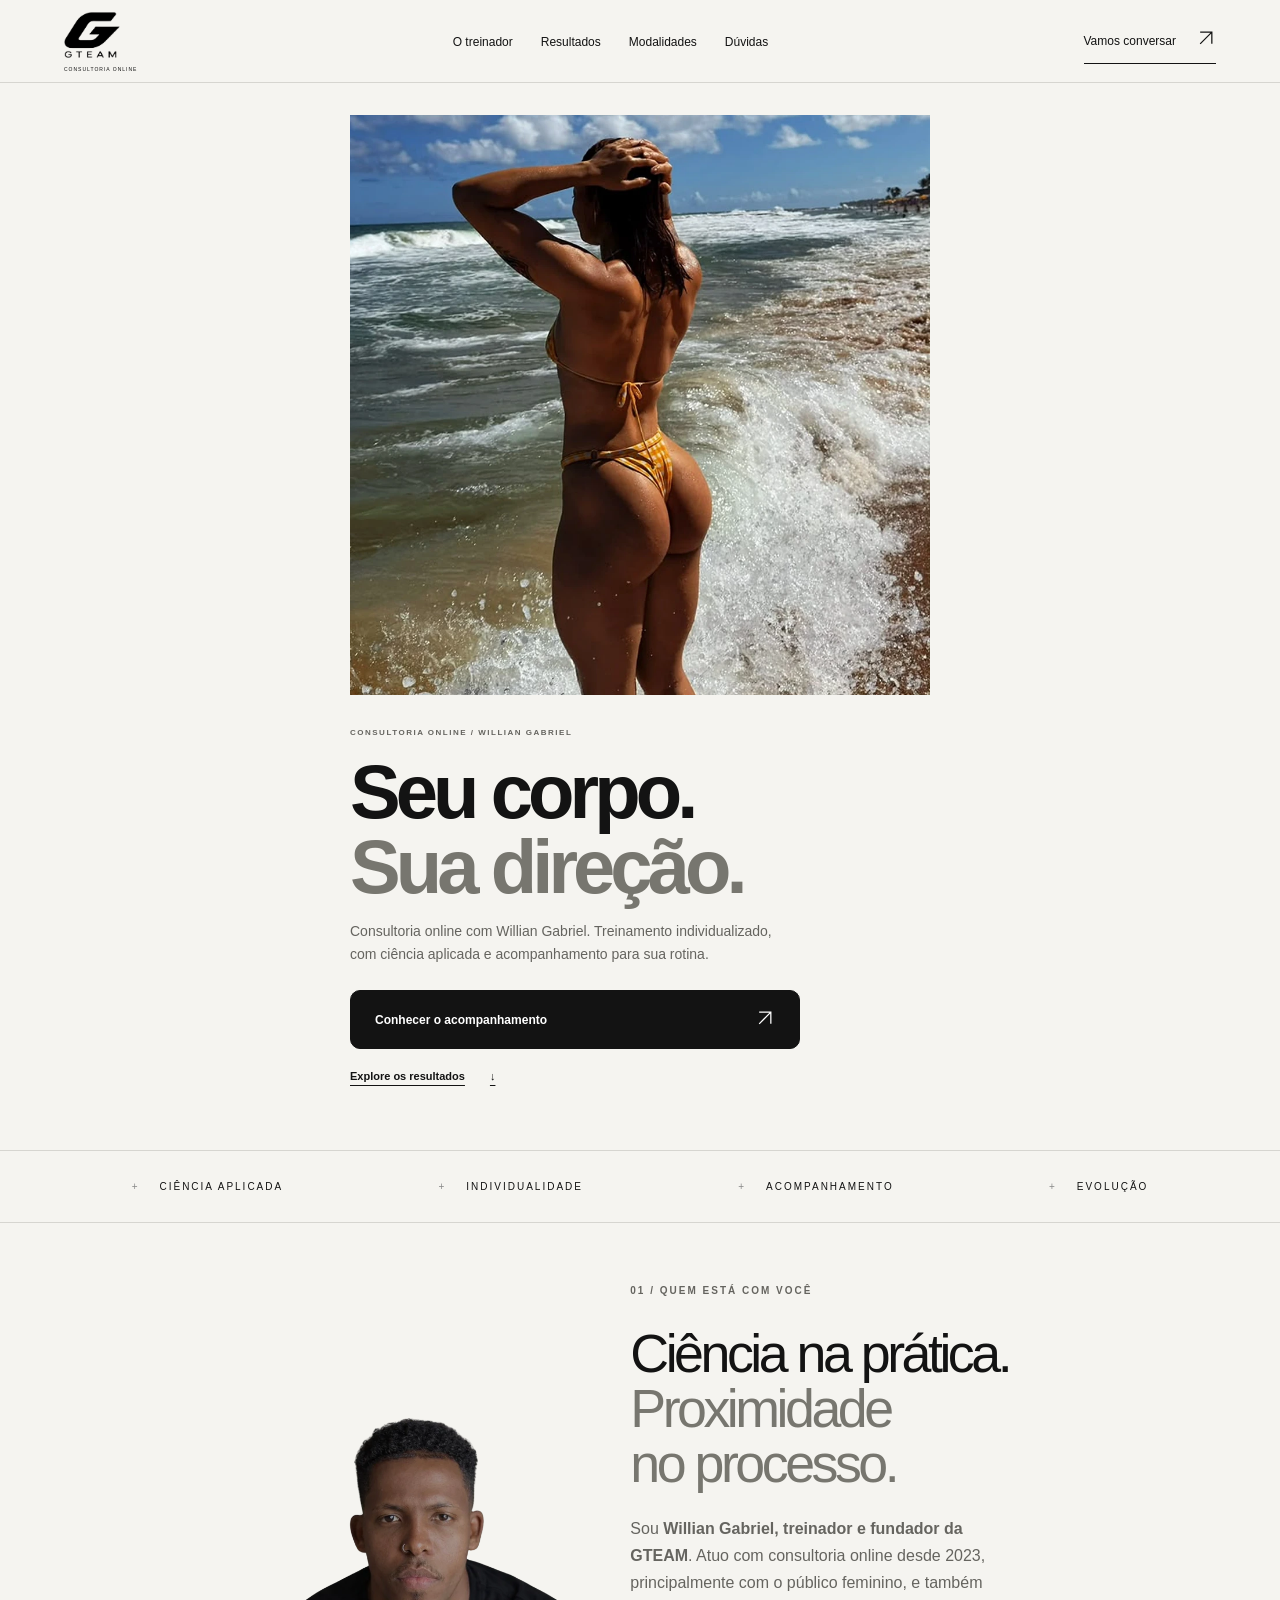
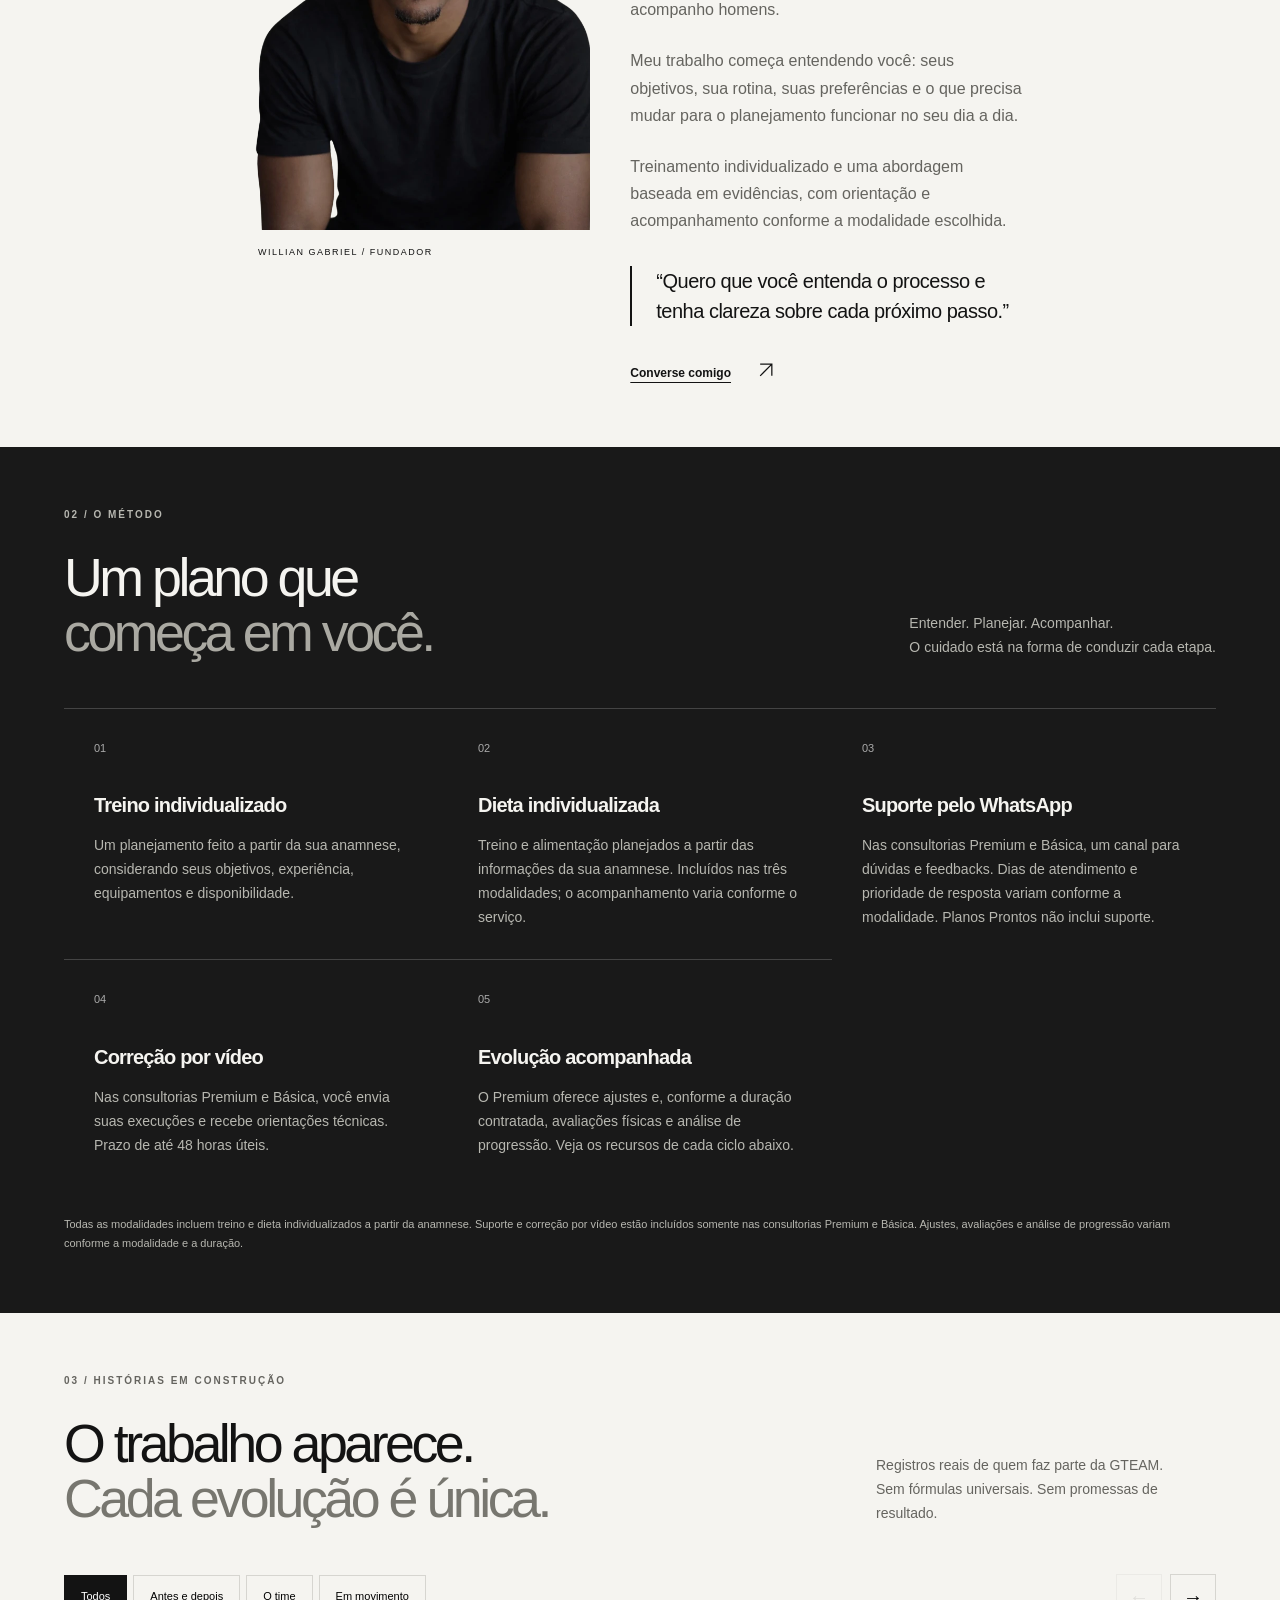
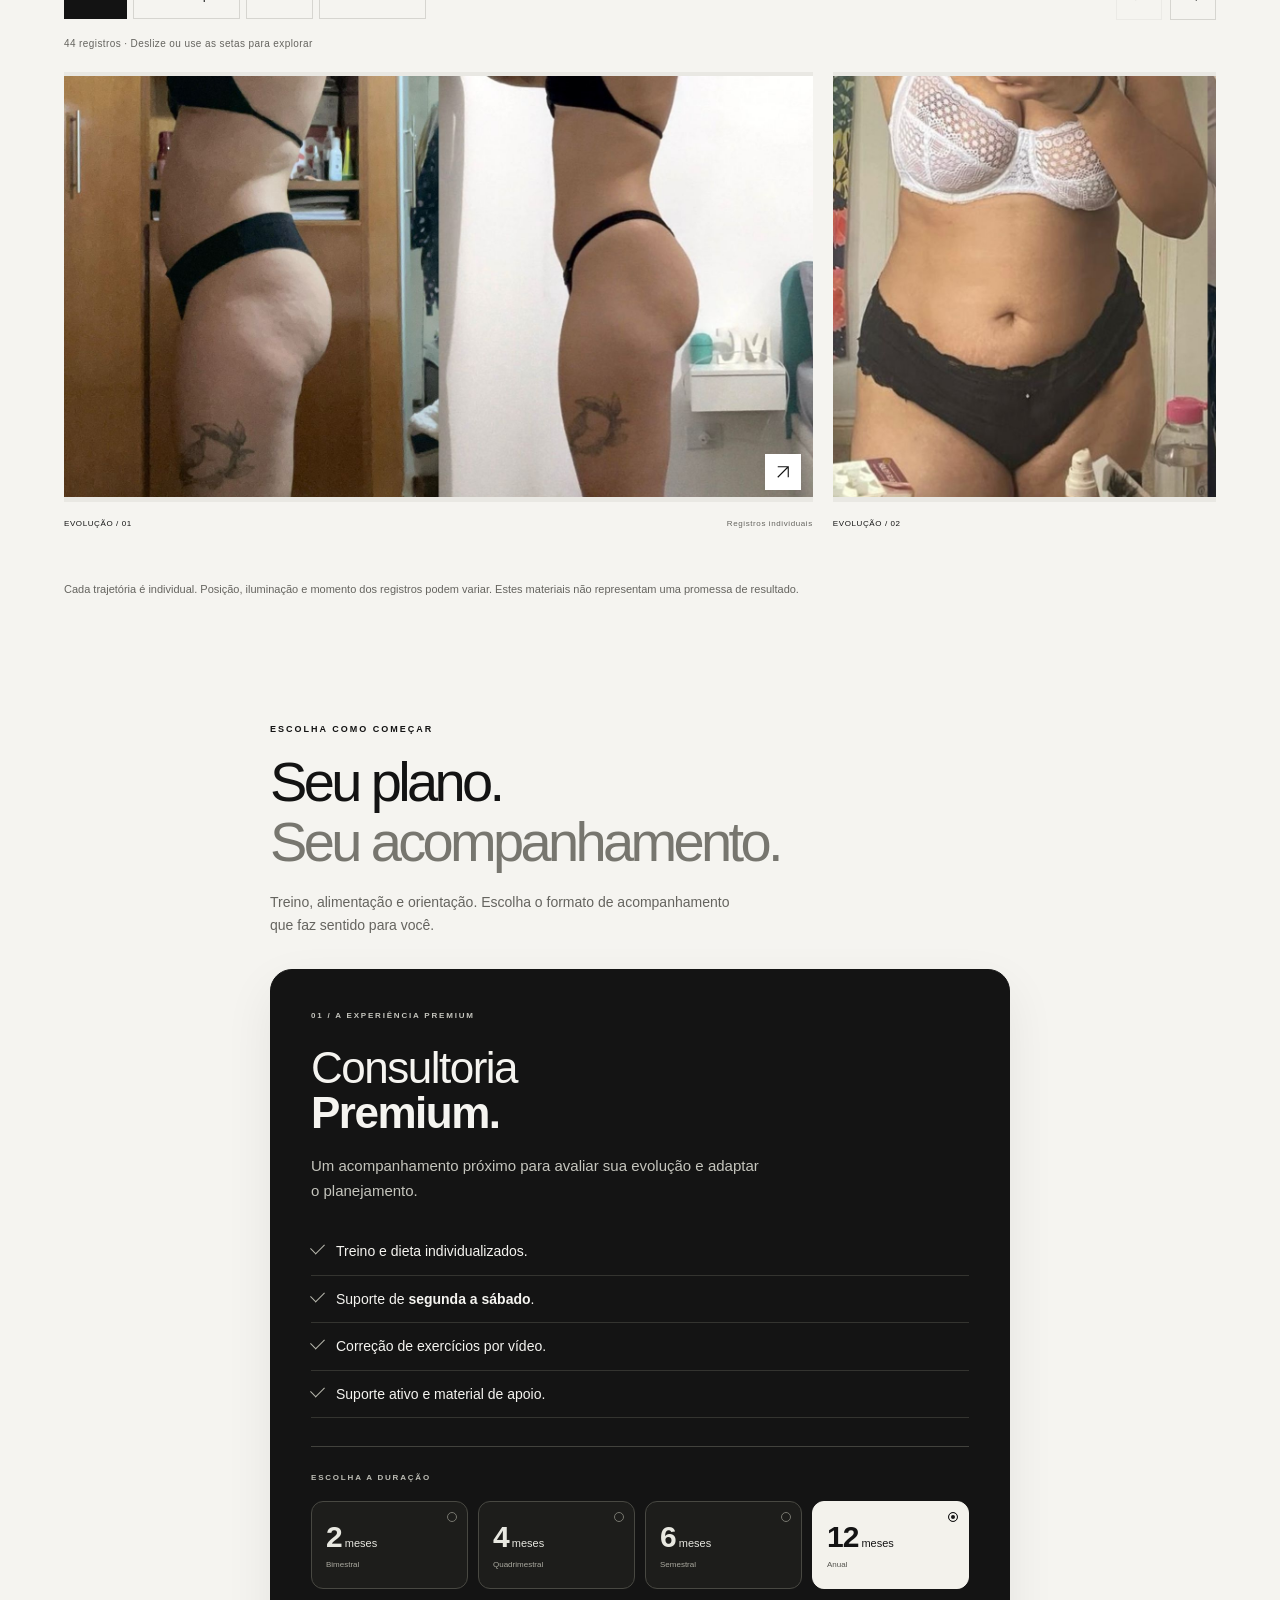
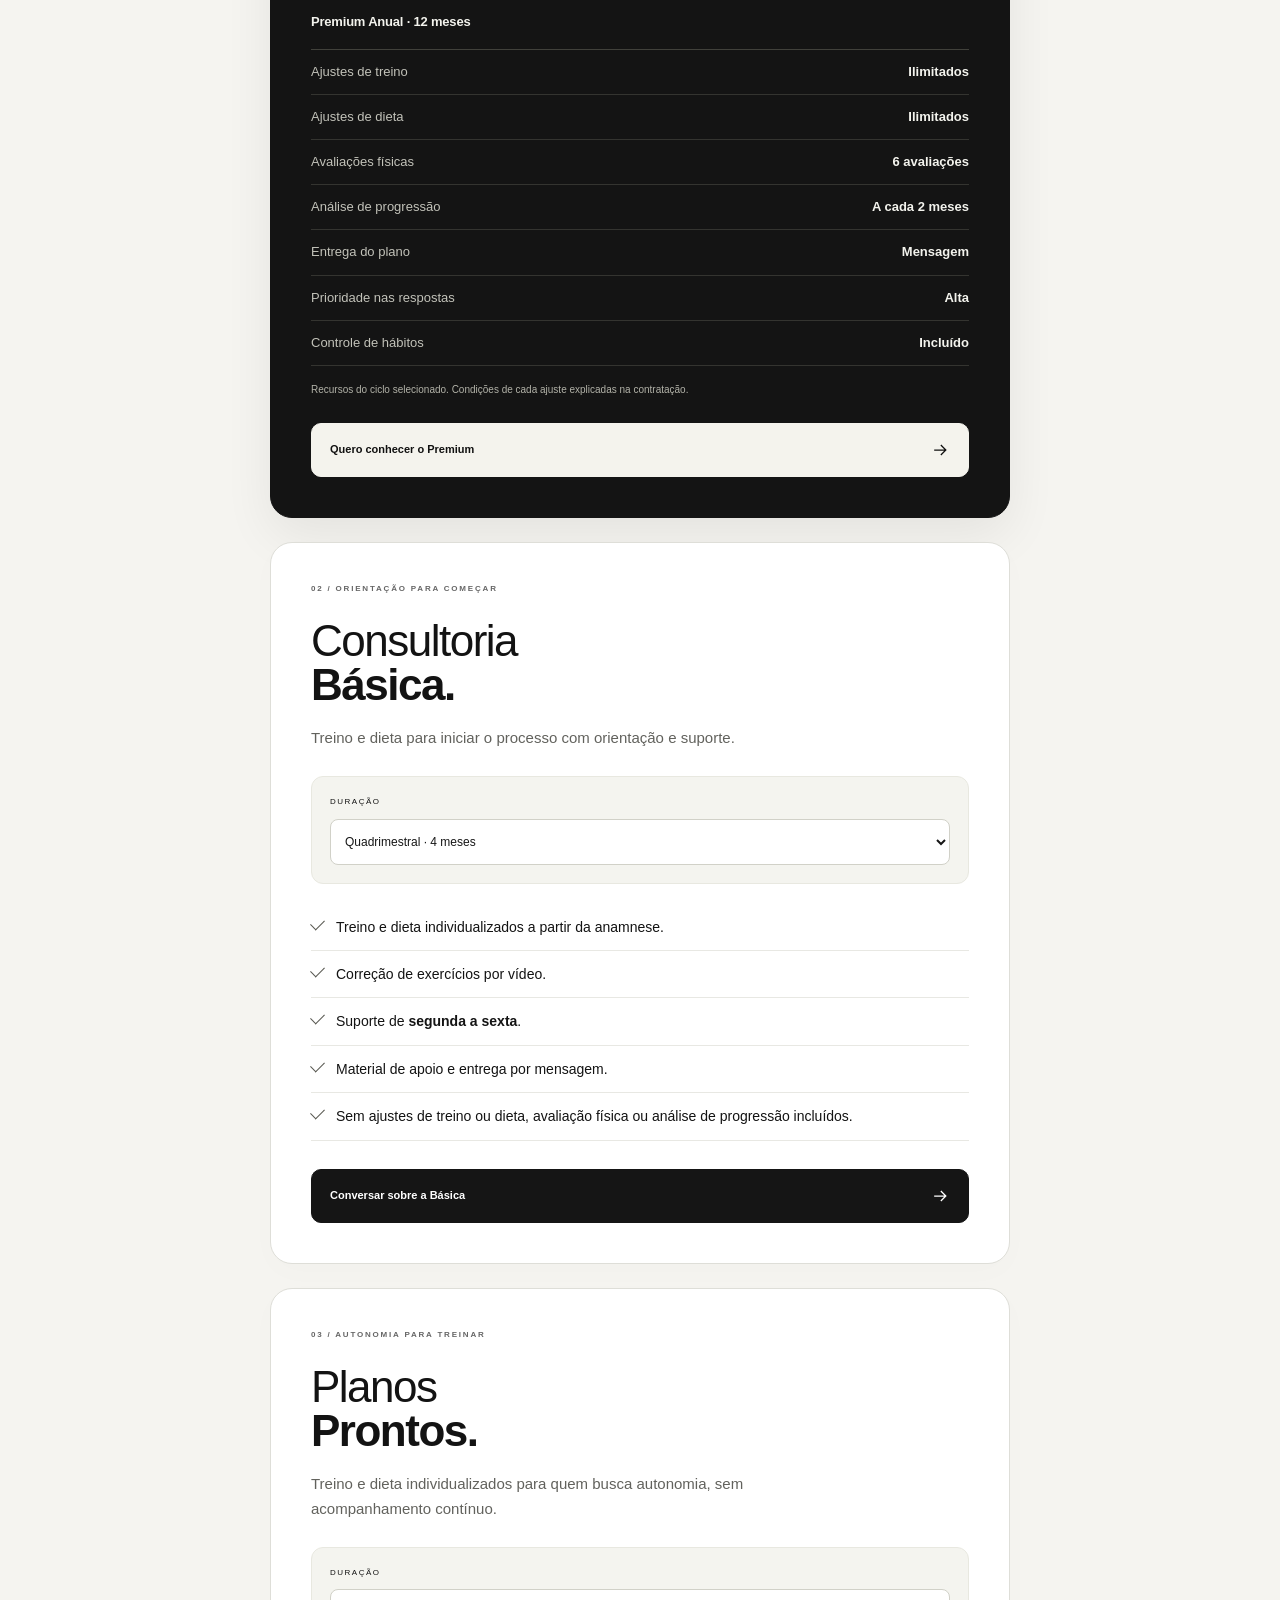
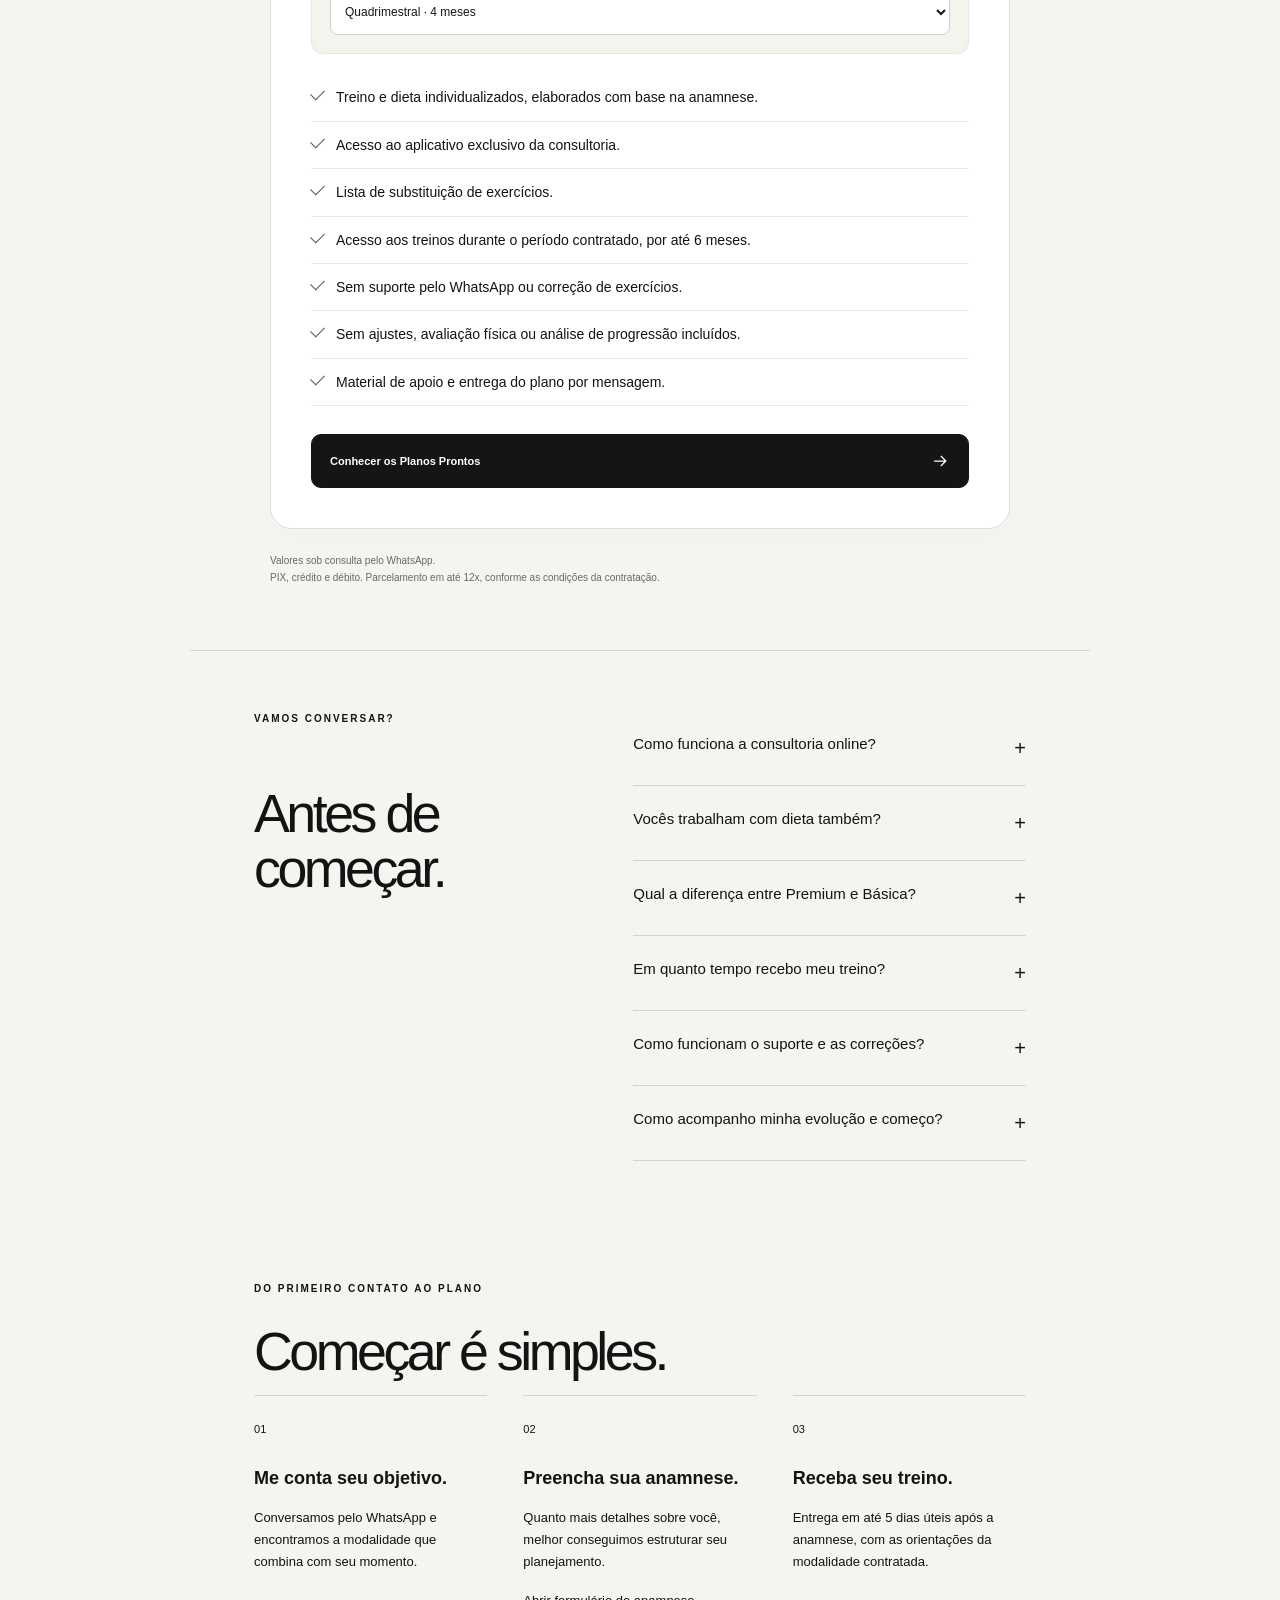
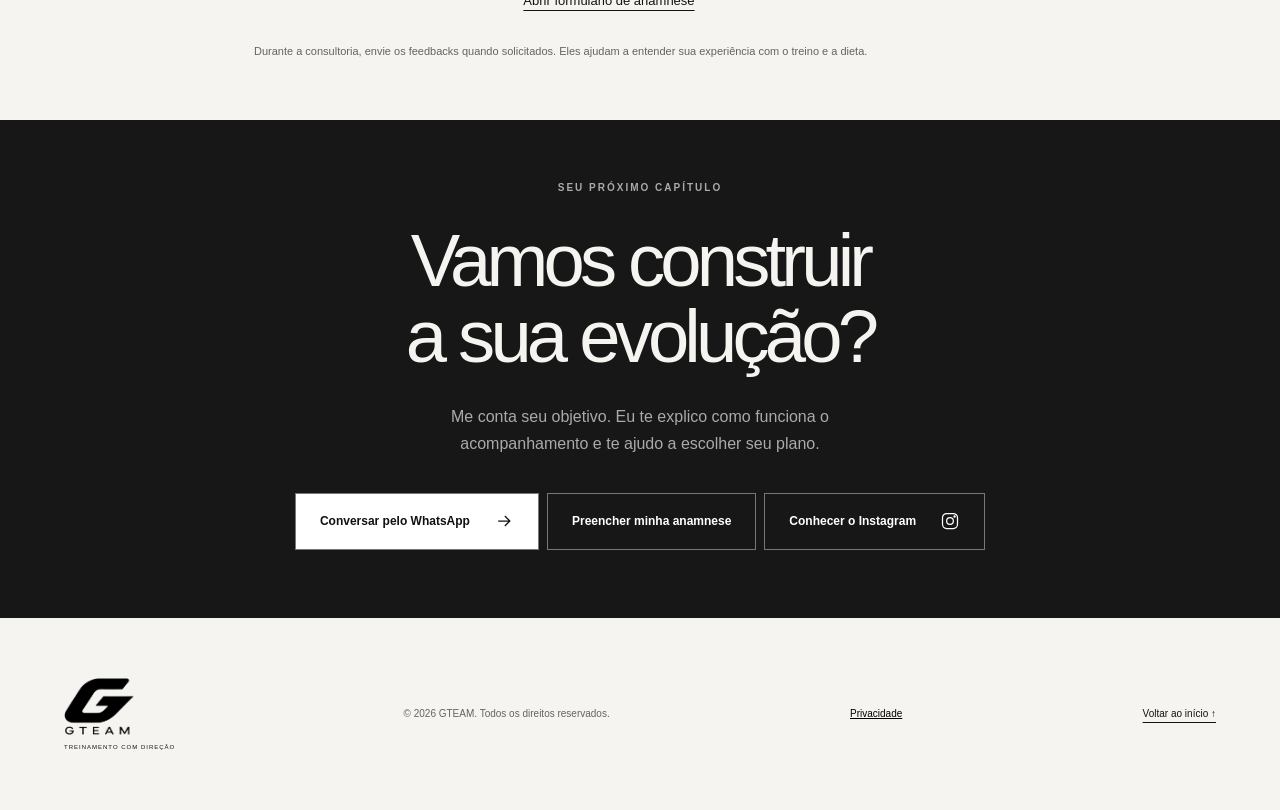
<file: index.html>
<!DOCTYPE html>

<html lang="pt-BR"><head><meta charset="utf-8"/><meta content="width=device-width,initial-scale=1" name="viewport"/><meta content="#111111" name="theme-color"/><title>GTEAM — Treinamento com direção | Willian Gabriel</title><meta content="Consultoria online de treinamento com Willian Gabriel. Conheça o acompanhamento individualizado da GTEAM, os registros das alunas e as modalidades disponíveis." name="description"/><meta content="website" property="og:type"/><meta content="pt_BR" property="og:locale"/><meta content="GTEAM — Seu corpo. Sua direção." property="og:title"/><meta content="Planejamento individualizado, ciência aplicada e acompanhamento com Willian Gabriel." property="og:description"/><meta content="summary" name="twitter:card"/><link href="styles.css" rel="stylesheet"/><script defer="" src="app.js"></script><meta content="assets/logo-official.png" property="og:image"/></head><body><a class="skiplink" href="#conteudo">Pular para o conteúdo</a>
<header class="site-header"><a aria-label="GTEAM, início" class="brand" href="#inicio"><img alt="GTEAM" height="86" src="assets/logo-official.png" width="120"/><span>CONSULTORIA ONLINE</span></a><nav aria-label="Navegação principal"><a href="#sobre">O treinador</a><a href="#galeria">Resultados</a><a href="#planos">Modalidades</a><a href="#duvidas">Dúvidas</a></nav><a class="header-contact" href="https://wa.me/message/YHDKQROFBC6SH1" rel="noopener noreferrer" target="_blank">Vamos conversar <span aria-hidden="true"><svg aria-hidden="true" fill="none" stroke="currentColor" stroke-width="1.5" viewbox="0 0 24 24"><path d="M5 19 19 5M5 5h14v14"></path></svg></span></a></header>
<main id="conteudo"><section class="hero section" id="inicio"><div class="hero-visual"><picture><source media="(max-width: 600px)" srcset="assets/media-10-640.webp"/><img alt="Aluna da GTEAM na praia, fotografia escolhida para a apresentação da consultoria" fetchpriority="high" height="1250" src="assets/media-10-1000.webp" width="1000"/></picture></div><div class="hero-copy"><p class="eyebrow">CONSULTORIA ONLINE / WILLIAN GABRIEL</p><h1>Seu corpo.<br/><span>Sua direção.</span></h1><p>Consultoria online com Willian Gabriel. Treinamento individualizado, com ciência aplicada e acompanhamento para sua rotina.</p><div class="hero-actions"><a class="button primary" href="#planos">Conhecer o acompanhamento<span aria-hidden="true"><svg aria-hidden="true" fill="none" stroke="currentColor" stroke-width="1.5" viewbox="0 0 24 24"><path d="M5 19 19 5M5 5h14v14"></path></svg></span></a><a class="text-link" href="#galeria">Explore os resultados <span aria-hidden="true">↓</span></a></div></div></section>
<div aria-label="Princípios da GTEAM" class="principles"><span>CIÊNCIA APLICADA</span><span>INDIVIDUALIDADE</span><span>ACOMPANHAMENTO</span><span>EVOLUÇÃO</span></div>
<section class="section about" id="sobre"><div class="about-image"><img alt="Willian Gabriel, fundador da GTEAM" decoding="async" height="1655" loading="lazy" sizes="(max-width:700px) 88vw, (max-width:1050px) 45vw, 400px" src="assets/media-04.webp" srcset="assets/media-04-640.webp 640w, assets/media-04-1000.webp 1000w, assets/media-04.webp 1323w" width="1323"/><span>WILLIAN GABRIEL / FUNDADOR</span></div><div class="about-copy"><p class="eyebrow">01 / QUEM ESTÁ COM VOCÊ</p><h2>Ciência na prática.<br/><span>Proximidade<br/>no processo.</span></h2><p>Sou <strong>Willian Gabriel, treinador e fundador da GTEAM</strong>. Atuo com consultoria online desde 2023, principalmente com o público feminino, e também acompanho homens.</p><p>Meu trabalho começa entendendo você: seus objetivos, sua rotina, suas preferências e o que precisa mudar para o planejamento funcionar no seu dia a dia.</p><p>Treinamento individualizado e uma abordagem baseada em evidências, com orientação e acompanhamento conforme a modalidade escolhida.</p><blockquote>“Quero que você entenda o processo e tenha clareza sobre cada próximo passo.”</blockquote><a class="text-link" href="https://wa.me/message/YHDKQROFBC6SH1" rel="noopener noreferrer" target="_blank">Converse comigo<span aria-hidden="true"><svg aria-hidden="true" fill="none" stroke="currentColor" stroke-width="1.5" viewbox="0 0 24 24"><path d="M5 19 19 5M5 5h14v14"></path></svg></span></a></div></section>
<section class="method section" id="acompanhamento"><div class="section-heading"><div><p class="eyebrow">02 / O MÉTODO</p><h2>Um plano que<br/><span>começa em você.</span></h2></div><p>Entender. Planejar. Acompanhar.<br/>O cuidado está na forma de conduzir cada etapa.</p></div><div class="benefits-grid"><article class="benefit"><span class="index">01</span><h3>Treino individualizado</h3><p>Um planejamento feito a partir da sua anamnese, considerando seus objetivos, experiência, equipamentos e disponibilidade.</p></article><article class="benefit"><span class="index">02</span><h3>Dieta individualizada</h3><p>Treino e alimentação planejados a partir das informações da sua anamnese. Incluídos nas três modalidades; o acompanhamento varia conforme o serviço.</p></article><article class="benefit"><span class="index">03</span><h3>Suporte pelo WhatsApp</h3><p>Nas consultorias Premium e Básica, um canal para dúvidas e feedbacks. Dias de atendimento e prioridade de resposta variam conforme a modalidade. Planos Prontos não inclui suporte.</p></article><article class="benefit"><span class="index">04</span><h3>Correção por vídeo</h3><p>Nas consultorias Premium e Básica, você envia suas execuções e recebe orientações técnicas. Prazo de até 48 horas úteis.</p></article><article class="benefit"><span class="index">05</span><h3>Evolução acompanhada</h3><p>O Premium oferece ajustes e, conforme a duração contratada, avaliações físicas e análise de progressão. Veja os recursos de cada ciclo abaixo.</p></article></div><p class="small-note">Todas as modalidades incluem treino e dieta individualizados a partir da anamnese. Suporte e correção por vídeo estão incluídos somente nas consultorias Premium e Básica. Ajustes, avaliações e análise de progressão variam conforme a modalidade e a duração.</p></section>
<section class="section gallery" id="galeria"><div class="section-heading"><div><p class="eyebrow">03 / HISTÓRIAS EM CONSTRUÇÃO</p><h2>O trabalho aparece.<br/><span>Cada evolução é única.</span></h2></div><p>Registros reais de quem faz parte da GTEAM.<br/>Sem fórmulas universais. Sem promessas de resultado.</p></div><div class="gallery-toolbar"><div aria-label="Filtrar galeria" class="filters" role="group"><button aria-pressed="true" data-filter="all">Todos</button><button aria-pressed="false" data-filter="result">Antes e depois</button><button aria-pressed="false" data-filter="photo">O time</button><button aria-pressed="false" data-filter="video">Em movimento</button></div><div class="gallery-arrows"><button aria-label="Mídias anteriores" data-direction="-1">←</button><button aria-label="Próximas mídias" data-direction="1">→</button></div></div><p aria-live="polite" class="gallery-status" role="status">44 registros · Deslize ou use as setas para explorar</p><div aria-label="Galeria de resultados, fotografias e vídeos" class="gallery-track" role="region" tabindex="0"><figure class="media-card comparison" data-type="result"><a aria-label="Ampliar comparação de evolução 10" class="enlarge" href="assets/result-10.jpg"><img alt="Comparação de evolução 10, registros lado a lado sem alteração" decoding="async" height="900" loading="lazy" src="assets/result-10.jpg" width="1600"/><span aria-hidden="true" class="zoom"><svg aria-hidden="true" fill="none" stroke="currentColor" stroke-width="1.5" viewbox="0 0 24 24"><path d="M5 19 19 5M5 5h14v14"></path></svg></span></a><figcaption><span>EVOLUÇÃO / 01</span><span>Registros individuais</span></figcaption></figure><figure class="media-card comparison" data-type="result"><a aria-label="Ampliar comparação de evolução 7" class="enlarge" href="assets/result-07.jpg"><img alt="Comparação de evolução 7, registros lado a lado sem alteração" decoding="async" height="900" loading="lazy" src="assets/result-07.jpg" width="1600"/><span aria-hidden="true" class="zoom"><svg aria-hidden="true" fill="none" stroke="currentColor" stroke-width="1.5" viewbox="0 0 24 24"><path d="M5 19 19 5M5 5h14v14"></path></svg></span></a><figcaption><span>EVOLUÇÃO / 02</span><span>Registros individuais</span></figcaption></figure><figure class="media-card comparison" data-type="result"><a aria-label="Ampliar comparação de evolução 2" class="enlarge" href="assets/result-02.jpg"><img alt="Comparação de evolução 2, registros lado a lado sem alteração" decoding="async" height="875" loading="lazy" src="assets/result-02.jpg" width="1166"/><span aria-hidden="true" class="zoom"><svg aria-hidden="true" fill="none" stroke="currentColor" stroke-width="1.5" viewbox="0 0 24 24"><path d="M5 19 19 5M5 5h14v14"></path></svg></span></a><figcaption><span>EVOLUÇÃO / 03</span><span>Registros individuais</span></figcaption></figure><figure class="media-card comparison" data-type="result"><a aria-label="Ampliar comparação de evolução 6" class="enlarge" href="assets/result-06.jpg"><img alt="Comparação de evolução 6, registros lado a lado sem alteração" decoding="async" height="900" loading="lazy" src="assets/result-06.jpg" width="1600"/><span aria-hidden="true" class="zoom"><svg aria-hidden="true" fill="none" stroke="currentColor" stroke-width="1.5" viewbox="0 0 24 24"><path d="M5 19 19 5M5 5h14v14"></path></svg></span></a><figcaption><span>EVOLUÇÃO / 04</span><span>Registros individuais</span></figcaption></figure><figure class="media-card comparison" data-type="result"><a aria-label="Ampliar comparação de evolução 13" class="enlarge" href="assets/result-13.jpg"><img alt="Comparação de evolução 13, registros lado a lado sem alteração" decoding="async" height="900" loading="lazy" src="assets/result-13.jpg" width="1600"/><span aria-hidden="true" class="zoom"><svg aria-hidden="true" fill="none" stroke="currentColor" stroke-width="1.5" viewbox="0 0 24 24"><path d="M5 19 19 5M5 5h14v14"></path></svg></span></a><figcaption><span>EVOLUÇÃO / 05</span><span>Registros individuais</span></figcaption></figure><figure class="media-card comparison" data-type="result"><a aria-label="Ampliar comparação de evolução 14" class="enlarge" href="assets/result-14.jpg"><img alt="Comparação de evolução 14, registros lado a lado sem alteração" decoding="async" height="900" loading="lazy" src="assets/result-14.jpg" width="1600"/><span aria-hidden="true" class="zoom"><svg aria-hidden="true" fill="none" stroke="currentColor" stroke-width="1.5" viewbox="0 0 24 24"><path d="M5 19 19 5M5 5h14v14"></path></svg></span></a><figcaption><span>EVOLUÇÃO / 06</span><span>Registros individuais</span></figcaption></figure><figure class="media-card comparison" data-type="result"><a aria-label="Ampliar comparação de evolução 4" class="enlarge" href="assets/result-04.jpg"><img alt="Comparação de evolução 4, registros lado a lado sem alteração" decoding="async" height="685" loading="lazy" src="assets/result-04.jpg" width="1219"/><span aria-hidden="true" class="zoom"><svg aria-hidden="true" fill="none" stroke="currentColor" stroke-width="1.5" viewbox="0 0 24 24"><path d="M5 19 19 5M5 5h14v14"></path></svg></span></a><figcaption><span>EVOLUÇÃO / 07</span><span>Registros individuais</span></figcaption></figure><figure class="media-card comparison" data-type="result"><a aria-label="Ampliar comparação de evolução 8" class="enlarge" href="assets/result-08.jpg"><img alt="Comparação de evolução 8, registros lado a lado sem alteração" decoding="async" height="900" loading="lazy" src="assets/result-08.jpg" width="1600"/><span aria-hidden="true" class="zoom"><svg aria-hidden="true" fill="none" stroke="currentColor" stroke-width="1.5" viewbox="0 0 24 24"><path d="M5 19 19 5M5 5h14v14"></path></svg></span></a><figcaption><span>EVOLUÇÃO / 08</span><span>Registros individuais</span></figcaption></figure><figure class="media-card comparison" data-type="result"><a aria-label="Ampliar comparação de evolução 9" class="enlarge" href="assets/result-09.jpg"><img alt="Comparação de evolução 9, registros lado a lado sem alteração" decoding="async" height="900" loading="lazy" src="assets/result-09.jpg" width="1600"/><span aria-hidden="true" class="zoom"><svg aria-hidden="true" fill="none" stroke="currentColor" stroke-width="1.5" viewbox="0 0 24 24"><path d="M5 19 19 5M5 5h14v14"></path></svg></span></a><figcaption><span>EVOLUÇÃO / 09</span><span>Registros individuais</span></figcaption></figure><figure class="media-card comparison" data-type="result"><a aria-label="Ampliar comparação de evolução 3" class="enlarge" href="assets/result-03.jpg"><img alt="Comparação de evolução 3, registros lado a lado sem alteração" decoding="async" height="663" loading="lazy" src="assets/result-03.jpg" width="1180"/><span aria-hidden="true" class="zoom"><svg aria-hidden="true" fill="none" stroke="currentColor" stroke-width="1.5" viewbox="0 0 24 24"><path d="M5 19 19 5M5 5h14v14"></path></svg></span></a><figcaption><span>EVOLUÇÃO / 10</span><span>Registros individuais</span></figcaption></figure><figure class="media-card comparison" data-type="result"><a aria-label="Ampliar comparação de evolução 1" class="enlarge" href="assets/result-01.jpg"><img alt="Comparação de evolução 1, registros lado a lado sem alteração" decoding="async" height="858" loading="lazy" src="assets/result-01.jpg" width="1527"/><span aria-hidden="true" class="zoom"><svg aria-hidden="true" fill="none" stroke="currentColor" stroke-width="1.5" viewbox="0 0 24 24"><path d="M5 19 19 5M5 5h14v14"></path></svg></span></a><figcaption><span>EVOLUÇÃO / 11</span><span>Registros individuais</span></figcaption></figure><figure class="media-card comparison" data-type="result"><a aria-label="Ampliar comparação de evolução 5" class="enlarge" href="assets/result-05.jpg"><img alt="Comparação de evolução 5, registros lado a lado sem alteração" decoding="async" height="681" loading="lazy" src="assets/result-05.jpg" width="1022"/><span aria-hidden="true" class="zoom"><svg aria-hidden="true" fill="none" stroke="currentColor" stroke-width="1.5" viewbox="0 0 24 24"><path d="M5 19 19 5M5 5h14v14"></path></svg></span></a><figcaption><span>EVOLUÇÃO / 12</span><span>Registros individuais</span></figcaption></figure><figure class="media-card comparison" data-type="result"><a aria-label="Ampliar comparação de evolução 11" class="enlarge" href="assets/result-11.jpg"><img alt="Comparação de evolução 11, registros lado a lado sem alteração" decoding="async" height="900" loading="lazy" src="assets/result-11.jpg" width="1600"/><span aria-hidden="true" class="zoom"><svg aria-hidden="true" fill="none" stroke="currentColor" stroke-width="1.5" viewbox="0 0 24 24"><path d="M5 19 19 5M5 5h14v14"></path></svg></span></a><figcaption><span>EVOLUÇÃO / 13</span><span>Registros individuais</span></figcaption></figure><figure class="media-card comparison" data-type="result"><a aria-label="Ampliar comparação de evolução 12" class="enlarge" href="assets/result-12.jpg"><img alt="Comparação de evolução 12, registros lado a lado sem alteração" decoding="async" height="900" loading="lazy" src="assets/result-12.jpg" width="1600"/><span aria-hidden="true" class="zoom"><svg aria-hidden="true" fill="none" stroke="currentColor" stroke-width="1.5" viewbox="0 0 24 24"><path d="M5 19 19 5M5 5h14v14"></path></svg></span></a><figcaption><span>EVOLUÇÃO / 14</span><span>Registros individuais</span></figcaption></figure><figure class="media-card" data-type="photo"><a aria-label="Ampliar fotografia 15" class="enlarge" href="assets/media-03.webp"><img alt="Aluna da GTEAM, registro 15" decoding="async" height="2000" loading="lazy" sizes="(max-width:700px) 88vw, (max-width:1050px) 45vw, 400px" src="assets/media-03.webp" srcset="assets/media-03-640.webp 640w, assets/media-03-1000.webp 1000w, assets/media-03.webp 1600w" width="1600"/><span aria-hidden="true" class="zoom"><svg aria-hidden="true" fill="none" stroke="currentColor" stroke-width="1.5" viewbox="0 0 24 24"><path d="M5 19 19 5M5 5h14v14"></path></svg></span></a><figcaption><span>TIME / 15</span><span>Uma trajetória única</span></figcaption></figure><figure class="media-card" data-type="photo"><a aria-label="Ampliar fotografia 17" class="enlarge" href="assets/media-18.webp"><img alt="Aluna da GTEAM, registro 17" decoding="async" height="2000" loading="lazy" sizes="(max-width:700px) 88vw, (max-width:1050px) 45vw, 400px" src="assets/media-18.webp" srcset="assets/media-18-640.webp 640w, assets/media-18-1000.webp 1000w, assets/media-18.webp 1600w" width="1600"/><span aria-hidden="true" class="zoom"><svg aria-hidden="true" fill="none" stroke="currentColor" stroke-width="1.5" viewbox="0 0 24 24"><path d="M5 19 19 5M5 5h14v14"></path></svg></span></a><figcaption><span>TIME / 17</span><span>Uma trajetória única</span></figcaption></figure><figure class="media-card" data-type="photo"><a aria-label="Ampliar fotografia 20" class="enlarge" href="assets/media-21.webp"><img alt="Aluna da GTEAM, registro 20" decoding="async" height="2000" loading="lazy" sizes="(max-width:700px) 88vw, (max-width:1050px) 45vw, 400px" src="assets/media-21.webp" srcset="assets/media-21-640.webp 640w, assets/media-21-1000.webp 1000w, assets/media-21.webp 1600w" width="1600"/><span aria-hidden="true" class="zoom"><svg aria-hidden="true" fill="none" stroke="currentColor" stroke-width="1.5" viewbox="0 0 24 24"><path d="M5 19 19 5M5 5h14v14"></path></svg></span></a><figcaption><span>TIME / 20</span><span>Uma trajetória única</span></figcaption></figure><figure class="media-card" data-type="photo"><a aria-label="Ampliar fotografia 7" class="enlarge" href="assets/media-01.webp"><img alt="Aluna da GTEAM, registro 7" decoding="async" height="2000" loading="lazy" sizes="(max-width:700px) 88vw, (max-width:1050px) 45vw, 400px" src="assets/media-01.webp" srcset="assets/media-01-640.webp 640w, assets/media-01-1000.webp 1000w, assets/media-01.webp 1600w" width="1600"/><span aria-hidden="true" class="zoom"><svg aria-hidden="true" fill="none" stroke="currentColor" stroke-width="1.5" viewbox="0 0 24 24"><path d="M5 19 19 5M5 5h14v14"></path></svg></span></a><figcaption><span>TIME / 07</span><span>Uma trajetória única</span></figcaption></figure><figure class="media-card" data-type="photo"><a aria-label="Ampliar fotografia 8" class="enlarge" href="assets/media-10.webp"><img alt="Aluna da GTEAM, registro 8" decoding="async" height="2000" loading="lazy" sizes="(max-width:700px) 88vw, (max-width:1050px) 45vw, 400px" src="assets/media-10.webp" srcset="assets/media-10-640.webp 640w, assets/media-10-1000.webp 1000w, assets/media-10.webp 1600w" width="1600"/><span aria-hidden="true" class="zoom"><svg aria-hidden="true" fill="none" stroke="currentColor" stroke-width="1.5" viewbox="0 0 24 24"><path d="M5 19 19 5M5 5h14v14"></path></svg></span></a><figcaption><span>TIME / 08</span><span>Uma trajetória única</span></figcaption></figure><figure class="media-card" data-type="photo"><a aria-label="Ampliar fotografia 2" class="enlarge" href="assets/media-05.webp"><img alt="Aluna da GTEAM, registro 2" decoding="async" height="2000" loading="lazy" sizes="(max-width:700px) 88vw, (max-width:1050px) 45vw, 400px" src="assets/media-05.webp" srcset="assets/media-05-640.webp 640w, assets/media-05-1000.webp 1000w, assets/media-05.webp 1600w" width="1600"/><span aria-hidden="true" class="zoom"><svg aria-hidden="true" fill="none" stroke="currentColor" stroke-width="1.5" viewbox="0 0 24 24"><path d="M5 19 19 5M5 5h14v14"></path></svg></span></a><figcaption><span>TIME / 02</span><span>Uma trajetória única</span></figcaption></figure><figure class="media-card" data-type="photo"><a aria-label="Ampliar fotografia 1" class="enlarge" href="assets/media-02.webp"><img alt="Aluna da GTEAM, registro 1" decoding="async" height="2000" loading="lazy" sizes="(max-width:700px) 88vw, (max-width:1050px) 45vw, 400px" src="assets/media-02.webp" srcset="assets/media-02-640.webp 640w, assets/media-02-1000.webp 1000w, assets/media-02.webp 1600w" width="1600"/><span aria-hidden="true" class="zoom"><svg aria-hidden="true" fill="none" stroke="currentColor" stroke-width="1.5" viewbox="0 0 24 24"><path d="M5 19 19 5M5 5h14v14"></path></svg></span></a><figcaption><span>TIME / 01</span><span>Uma trajetória única</span></figcaption></figure><figure class="media-card" data-type="photo"><a aria-label="Ampliar fotografia 3" class="enlarge" href="assets/media-06.webp"><img alt="Aluna da GTEAM, registro 3" decoding="async" height="2000" loading="lazy" sizes="(max-width:700px) 88vw, (max-width:1050px) 45vw, 400px" src="assets/media-06.webp" srcset="assets/media-06-640.webp 640w, assets/media-06-1000.webp 1000w, assets/media-06.webp 1600w" width="1600"/><span aria-hidden="true" class="zoom"><svg aria-hidden="true" fill="none" stroke="currentColor" stroke-width="1.5" viewbox="0 0 24 24"><path d="M5 19 19 5M5 5h14v14"></path></svg></span></a><figcaption><span>TIME / 03</span><span>Uma trajetória única</span></figcaption></figure><figure class="media-card" data-type="photo"><a aria-label="Ampliar fotografia 4" class="enlarge" href="assets/media-07.webp"><img alt="Aluna da GTEAM, registro 4" decoding="async" height="2000" loading="lazy" sizes="(max-width:700px) 88vw, (max-width:1050px) 45vw, 400px" src="assets/media-07.webp" srcset="assets/media-07-640.webp 640w, assets/media-07-1000.webp 1000w, assets/media-07.webp 1600w" width="1600"/><span aria-hidden="true" class="zoom"><svg aria-hidden="true" fill="none" stroke="currentColor" stroke-width="1.5" viewbox="0 0 24 24"><path d="M5 19 19 5M5 5h14v14"></path></svg></span></a><figcaption><span>TIME / 04</span><span>Uma trajetória única</span></figcaption></figure><figure class="media-card" data-type="photo"><a aria-label="Ampliar fotografia 5" class="enlarge" href="assets/media-08.webp"><img alt="Aluna da GTEAM, registro 5" decoding="async" height="2000" loading="lazy" sizes="(max-width:700px) 88vw, (max-width:1050px) 45vw, 400px" src="assets/media-08.webp" srcset="assets/media-08-640.webp 640w, assets/media-08-1000.webp 1000w, assets/media-08.webp 1600w" width="1600"/><span aria-hidden="true" class="zoom"><svg aria-hidden="true" fill="none" stroke="currentColor" stroke-width="1.5" viewbox="0 0 24 24"><path d="M5 19 19 5M5 5h14v14"></path></svg></span></a><figcaption><span>TIME / 05</span><span>Uma trajetória única</span></figcaption></figure><figure class="media-card" data-type="photo"><a aria-label="Ampliar fotografia 6" class="enlarge" href="assets/media-09.webp"><img alt="Aluna da GTEAM, registro 6" decoding="async" height="2000" loading="lazy" sizes="(max-width:700px) 88vw, (max-width:1050px) 45vw, 400px" src="assets/media-09.webp" srcset="assets/media-09-640.webp 640w, assets/media-09-1000.webp 1000w, assets/media-09.webp 1600w" width="1600"/><span aria-hidden="true" class="zoom"><svg aria-hidden="true" fill="none" stroke="currentColor" stroke-width="1.5" viewbox="0 0 24 24"><path d="M5 19 19 5M5 5h14v14"></path></svg></span></a><figcaption><span>TIME / 06</span><span>Uma trajetória única</span></figcaption></figure><figure class="media-card" data-type="photo"><a aria-label="Ampliar fotografia 9" class="enlarge" href="assets/media-11.webp"><img alt="Aluna da GTEAM, registro 9" decoding="async" height="2000" loading="lazy" sizes="(max-width:700px) 88vw, (max-width:1050px) 45vw, 400px" src="assets/media-11.webp" srcset="assets/media-11-640.webp 640w, assets/media-11-1000.webp 1000w, assets/media-11.webp 1600w" width="1600"/><span aria-hidden="true" class="zoom"><svg aria-hidden="true" fill="none" stroke="currentColor" stroke-width="1.5" viewbox="0 0 24 24"><path d="M5 19 19 5M5 5h14v14"></path></svg></span></a><figcaption><span>TIME / 09</span><span>Uma trajetória única</span></figcaption></figure><figure class="media-card" data-type="photo"><a aria-label="Ampliar fotografia 10" class="enlarge" href="assets/media-12.webp"><img alt="Aluna da GTEAM, registro 10" decoding="async" height="2000" loading="lazy" sizes="(max-width:700px) 88vw, (max-width:1050px) 45vw, 400px" src="assets/media-12.webp" srcset="assets/media-12-640.webp 640w, assets/media-12-1000.webp 1000w, assets/media-12.webp 1600w" width="1600"/><span aria-hidden="true" class="zoom"><svg aria-hidden="true" fill="none" stroke="currentColor" stroke-width="1.5" viewbox="0 0 24 24"><path d="M5 19 19 5M5 5h14v14"></path></svg></span></a><figcaption><span>TIME / 10</span><span>Uma trajetória única</span></figcaption></figure><figure class="media-card" data-type="photo"><a aria-label="Ampliar fotografia 11" class="enlarge" href="assets/media-13.webp"><img alt="Aluna da GTEAM, registro 11" decoding="async" height="2000" loading="lazy" sizes="(max-width:700px) 88vw, (max-width:1050px) 45vw, 400px" src="assets/media-13.webp" srcset="assets/media-13-640.webp 640w, assets/media-13-1000.webp 1000w, assets/media-13.webp 1600w" width="1600"/><span aria-hidden="true" class="zoom"><svg aria-hidden="true" fill="none" stroke="currentColor" stroke-width="1.5" viewbox="0 0 24 24"><path d="M5 19 19 5M5 5h14v14"></path></svg></span></a><figcaption><span>TIME / 11</span><span>Uma trajetória única</span></figcaption></figure><figure class="media-card" data-type="photo"><a aria-label="Ampliar fotografia 12" class="enlarge" href="assets/media-14.webp"><img alt="Aluna da GTEAM, registro 12" decoding="async" height="2000" loading="lazy" sizes="(max-width:700px) 88vw, (max-width:1050px) 45vw, 400px" src="assets/media-14.webp" srcset="assets/media-14-640.webp 640w, assets/media-14-1000.webp 1000w, assets/media-14.webp 1600w" width="1600"/><span aria-hidden="true" class="zoom"><svg aria-hidden="true" fill="none" stroke="currentColor" stroke-width="1.5" viewbox="0 0 24 24"><path d="M5 19 19 5M5 5h14v14"></path></svg></span></a><figcaption><span>TIME / 12</span><span>Uma trajetória única</span></figcaption></figure><figure class="media-card" data-type="photo"><a aria-label="Ampliar fotografia 13" class="enlarge" href="assets/media-15.webp"><img alt="Aluna da GTEAM, registro 13" decoding="async" height="2000" loading="lazy" sizes="(max-width:700px) 88vw, (max-width:1050px) 45vw, 400px" src="assets/media-15.webp" srcset="assets/media-15-640.webp 640w, assets/media-15-1000.webp 1000w, assets/media-15.webp 1600w" width="1600"/><span aria-hidden="true" class="zoom"><svg aria-hidden="true" fill="none" stroke="currentColor" stroke-width="1.5" viewbox="0 0 24 24"><path d="M5 19 19 5M5 5h14v14"></path></svg></span></a><figcaption><span>TIME / 13</span><span>Uma trajetória única</span></figcaption></figure><figure class="media-card" data-type="photo"><a aria-label="Ampliar fotografia 14" class="enlarge" href="assets/media-16.webp"><img alt="Aluna da GTEAM, registro 14" decoding="async" height="2000" loading="lazy" sizes="(max-width:700px) 88vw, (max-width:1050px) 45vw, 400px" src="assets/media-16.webp" srcset="assets/media-16-640.webp 640w, assets/media-16-1000.webp 1000w, assets/media-16.webp 1600w" width="1600"/><span aria-hidden="true" class="zoom"><svg aria-hidden="true" fill="none" stroke="currentColor" stroke-width="1.5" viewbox="0 0 24 24"><path d="M5 19 19 5M5 5h14v14"></path></svg></span></a><figcaption><span>TIME / 14</span><span>Uma trajetória única</span></figcaption></figure><figure class="media-card" data-type="photo"><a aria-label="Ampliar fotografia 16" class="enlarge" href="assets/media-17.webp"><img alt="Aluna da GTEAM, registro 16" decoding="async" height="2000" loading="lazy" sizes="(max-width:700px) 88vw, (max-width:1050px) 45vw, 400px" src="assets/media-17.webp" srcset="assets/media-17-640.webp 640w, assets/media-17-1000.webp 1000w, assets/media-17.webp 1600w" width="1600"/><span aria-hidden="true" class="zoom"><svg aria-hidden="true" fill="none" stroke="currentColor" stroke-width="1.5" viewbox="0 0 24 24"><path d="M5 19 19 5M5 5h14v14"></path></svg></span></a><figcaption><span>TIME / 16</span><span>Uma trajetória única</span></figcaption></figure><figure class="media-card" data-type="photo"><a aria-label="Ampliar fotografia 18" class="enlarge" href="assets/media-19.webp"><img alt="Aluna da GTEAM, registro 18" decoding="async" height="2000" loading="lazy" sizes="(max-width:700px) 88vw, (max-width:1050px) 45vw, 400px" src="assets/media-19.webp" srcset="assets/media-19-640.webp 640w, assets/media-19-1000.webp 1000w, assets/media-19.webp 1600w" width="1600"/><span aria-hidden="true" class="zoom"><svg aria-hidden="true" fill="none" stroke="currentColor" stroke-width="1.5" viewbox="0 0 24 24"><path d="M5 19 19 5M5 5h14v14"></path></svg></span></a><figcaption><span>TIME / 18</span><span>Uma trajetória única</span></figcaption></figure><figure class="media-card" data-type="photo"><a aria-label="Ampliar fotografia 19" class="enlarge" href="assets/media-20.webp"><img alt="Aluna da GTEAM, registro 19" decoding="async" height="2000" loading="lazy" sizes="(max-width:700px) 88vw, (max-width:1050px) 45vw, 400px" src="assets/media-20.webp" srcset="assets/media-20-640.webp 640w, assets/media-20-1000.webp 1000w, assets/media-20.webp 1600w" width="1600"/><span aria-hidden="true" class="zoom"><svg aria-hidden="true" fill="none" stroke="currentColor" stroke-width="1.5" viewbox="0 0 24 24"><path d="M5 19 19 5M5 5h14v14"></path></svg></span></a><figcaption><span>TIME / 19</span><span>Uma trajetória única</span></figcaption></figure><figure class="media-card" data-type="photo"><a aria-label="Ampliar fotografia 21" class="enlarge" href="assets/media-22.webp"><img alt="Aluna da GTEAM, registro 21" decoding="async" height="2000" loading="lazy" sizes="(max-width:700px) 88vw, (max-width:1050px) 45vw, 400px" src="assets/media-22.webp" srcset="assets/media-22-640.webp 640w, assets/media-22-1000.webp 1000w, assets/media-22.webp 1600w" width="1600"/><span aria-hidden="true" class="zoom"><svg aria-hidden="true" fill="none" stroke="currentColor" stroke-width="1.5" viewbox="0 0 24 24"><path d="M5 19 19 5M5 5h14v14"></path></svg></span></a><figcaption><span>TIME / 21</span><span>Uma trajetória única</span></figcaption></figure><figure class="media-card" data-type="video"><video aria-label="Vídeo de aluna da GTEAM 1" controls="" loop="" muted="" playsinline="" poster="assets/media-23.jpg" preload="none"><source src="assets/media-24.mp4" type="video/mp4"/>Seu navegador não reproduz este vídeo.</video><figcaption><span>EM MOVIMENTO / 01</span><span>GTEAM</span></figcaption></figure><figure class="media-card" data-type="video"><video aria-label="Vídeo de aluna da GTEAM 2" controls="" loop="" muted="" playsinline="" poster="assets/media-25.jpg" preload="none"><source src="assets/media-26.mp4" type="video/mp4"/>Seu navegador não reproduz este vídeo.</video><figcaption><span>EM MOVIMENTO / 02</span><span>GTEAM</span></figcaption></figure><figure class="media-card" data-type="video"><video aria-label="Vídeo de aluna da GTEAM 3" controls="" loop="" muted="" playsinline="" poster="assets/media-27.jpg" preload="none"><source src="assets/media-28.mp4" type="video/mp4"/>Seu navegador não reproduz este vídeo.</video><figcaption><span>EM MOVIMENTO / 03</span><span>GTEAM</span></figcaption></figure><figure class="media-card" data-type="video"><video aria-label="Vídeo de aluna da GTEAM 4" controls="" loop="" muted="" playsinline="" poster="assets/media-29.jpg" preload="none"><source src="assets/media-30.mp4" type="video/mp4"/>Seu navegador não reproduz este vídeo.</video><figcaption><span>EM MOVIMENTO / 04</span><span>GTEAM</span></figcaption></figure><figure class="media-card" data-type="video"><video aria-label="Vídeo de aluna da GTEAM 5" controls="" loop="" muted="" playsinline="" poster="assets/media-31.jpg" preload="none"><source src="assets/media-32.mp4" type="video/mp4"/>Seu navegador não reproduz este vídeo.</video><figcaption><span>EM MOVIMENTO / 05</span><span>GTEAM</span></figcaption></figure><figure class="media-card" data-type="video"><video aria-label="Vídeo de aluna da GTEAM 6" controls="" loop="" muted="" playsinline="" poster="assets/media-33.jpg" preload="none"><source src="assets/media-34.mp4" type="video/mp4"/>Seu navegador não reproduz este vídeo.</video><figcaption><span>EM MOVIMENTO / 06</span><span>GTEAM</span></figcaption></figure><figure class="media-card" data-type="video"><video aria-label="Vídeo de aluna da GTEAM 7" controls="" loop="" muted="" playsinline="" poster="assets/media-35.jpg" preload="none"><source src="assets/media-36.mp4" type="video/mp4"/>Seu navegador não reproduz este vídeo.</video><figcaption><span>EM MOVIMENTO / 07</span><span>GTEAM</span></figcaption></figure><figure class="media-card" data-type="video"><video aria-label="Vídeo de aluna da GTEAM 8" controls="" loop="" muted="" playsinline="" poster="assets/media-37.jpg" preload="none"><source src="assets/media-38.mp4" type="video/mp4"/>Seu navegador não reproduz este vídeo.</video><figcaption><span>EM MOVIMENTO / 08</span><span>GTEAM</span></figcaption></figure><figure class="media-card" data-type="video"><video aria-label="Vídeo de aluna da GTEAM 9" controls="" loop="" muted="" playsinline="" poster="assets/media-39.jpg" preload="none"><source src="assets/media-40.mp4" type="video/mp4"/>Seu navegador não reproduz este vídeo.</video><figcaption><span>EM MOVIMENTO / 09</span><span>GTEAM</span></figcaption></figure></div><p class="small-note">Cada trajetória é individual. Posição, iluminação e momento dos registros podem variar. Estes materiais não representam uma promessa de resultado.</p></section><section class="section plans" id="planos"><span class="tag">ESCOLHA COMO COMEÇAR</span><h2>Seu plano.<br/><span>Seu acompanhamento.</span></h2><p>Treino, alimentação e orientação. Escolha o formato de acompanhamento que faz sentido para você.</p><div class="plans-list">
<article aria-label="Consultoria Premium" class="plan featured"><span class="plan-top">01 / A EXPERIÊNCIA PREMIUM</span><h3>Consultoria<br/><strong>Premium.</strong></h3><p class="service-summary">Um acompanhamento próximo para avaliar sua evolução e adaptar o planejamento.</p><ul class="service-list"><li>Treino e dieta individualizados.</li><li>Suporte de <strong>segunda a sábado</strong>.</li><li>Correção de exercícios por vídeo.</li><li>Suporte ativo e material de apoio.</li></ul>
<div class="premium-detail"><input class="cycle-input" id="cycle-bimestral" name="premium-cycle" type="radio" value="bimestral"/><input class="cycle-input" id="cycle-quadrimestral" name="premium-cycle" type="radio" value="quadrimestral"/><input class="cycle-input" id="cycle-semestral" name="premium-cycle" type="radio" value="semestral"/><input checked="" class="cycle-input" id="cycle-anual" name="premium-cycle" type="radio" value="anual"/><p class="detail-heading">ESCOLHA A DURAÇÃO</p><div class="duration-options"><label class="duration-option" for="cycle-bimestral"><span class="cycle-months">2<small> meses</small></span><span class="cycle-name">Bimestral</span></label><label class="duration-option" for="cycle-quadrimestral"><span class="cycle-months">4<small> meses</small></span><span class="cycle-name">Quadrimestral</span></label><label class="duration-option" for="cycle-semestral"><span class="cycle-months">6<small> meses</small></span><span class="cycle-name">Semestral</span></label><label class="duration-option" for="cycle-anual"><span class="cycle-months">12<small> meses</small></span><span class="cycle-name">Anual</span></label></div><div class="duration-panels"><section aria-label="Premium Bimestral" class="duration-panel" id="panel-bimestral"><h4>Premium Bimestral · 2 meses</h4><dl><div><dt>Ajustes de treino</dt><dd>1 ajuste</dd></div><div><dt>Ajustes de dieta</dt><dd>Sem ajustes</dd></div><div><dt>Avaliações físicas</dt><dd>Não incluída</dd></div><div><dt>Análise de progressão</dt><dd>Não incluída</dd></div><div><dt>Entrega do plano</dt><dd>Mensagem</dd></div><div><dt>Prioridade nas respostas</dt><dd>Média</dd></div><div><dt>Controle de hábitos</dt><dd>Não incluído</dd></div></dl><p class="detail-footnote">Recursos do ciclo selecionado. Condições de cada ajuste explicadas na contratação.</p></section><section aria-label="Premium Quadrimestral" class="duration-panel" id="panel-quadrimestral"><h4>Premium Quadrimestral · 4 meses</h4><dl><div><dt>Ajustes de treino</dt><dd>1x ao mês</dd></div><div><dt>Ajustes de dieta</dt><dd>1x ao mês</dd></div><div><dt>Avaliações físicas</dt><dd>2 avaliações</dd></div><div><dt>Análise de progressão</dt><dd>Não incluída</dd></div><div><dt>Entrega do plano</dt><dd>Mensagem</dd></div><div><dt>Prioridade nas respostas</dt><dd>Média</dd></div><div><dt>Controle de hábitos</dt><dd>Não incluído</dd></div></dl><p class="detail-footnote">Recursos do ciclo selecionado. Condições de cada ajuste explicadas na contratação.</p></section><section aria-label="Premium Semestral" class="duration-panel" id="panel-semestral"><h4>Premium Semestral · 6 meses</h4><dl><div><dt>Ajustes de treino</dt><dd>2x ao mês</dd></div><div><dt>Ajustes de dieta</dt><dd>2x ao mês</dd></div><div><dt>Avaliações físicas</dt><dd>3 avaliações</dd></div><div><dt>Análise de progressão</dt><dd>A cada 2 meses</dd></div><div><dt>Entrega do plano</dt><dd>Mensagem</dd></div><div><dt>Prioridade nas respostas</dt><dd>Alta</dd></div><div><dt>Controle de hábitos</dt><dd>Incluído</dd></div></dl><p class="detail-footnote">Recursos do ciclo selecionado. Condições de cada ajuste explicadas na contratação.</p></section><section aria-label="Premium Anual" class="duration-panel" id="panel-anual"><h4>Premium Anual · 12 meses</h4><dl><div><dt>Ajustes de treino</dt><dd>Ilimitados</dd></div><div><dt>Ajustes de dieta</dt><dd>Ilimitados</dd></div><div><dt>Avaliações físicas</dt><dd>6 avaliações</dd></div><div><dt>Análise de progressão</dt><dd>A cada 2 meses</dd></div><div><dt>Entrega do plano</dt><dd>Mensagem</dd></div><div><dt>Prioridade nas respostas</dt><dd>Alta</dd></div><div><dt>Controle de hábitos</dt><dd>Incluído</dd></div></dl><p class="detail-footnote">Recursos do ciclo selecionado. Condições de cada ajuste explicadas na contratação.</p></section></div></div>
<a class="button outline plan-link" data-contact="whatsapp" data-plan="Consultoria Premium" href="https://wa.me/message/YHDKQROFBC6SH1" rel="noopener noreferrer" target="_blank">Quero conhecer o Premium <svg aria-hidden="true" fill="none" stroke="currentColor" stroke-width="1.5" viewbox="0 0 24 24"><path d="M5 12h14m-6-6 6 6-6 6"></path></svg></a></article>
<article aria-label="Consultoria Básica" class="plan"><span class="plan-top">02 / ORIENTAÇÃO PARA COMEÇAR</span><h3>Consultoria<br/><strong>Básica.</strong></h3><p class="service-summary">Treino e dieta para iniciar o processo com orientação e suporte.</p><div class="service-duration"><label for="duration-1">Duração</label><select aria-label="Duração de Consultoria Básica" id="duration-1"><option>Quadrimestral · 4 meses</option><option>Semestral · 6 meses</option></select></div><ul class="service-list"><li>Treino e dieta individualizados a partir da anamnese.</li><li>Correção de exercícios por vídeo.</li><li>Suporte de <strong>segunda a sexta</strong>.</li><li>Material de apoio e entrega por mensagem.</li><li>Sem ajustes de treino ou dieta, avaliação física ou análise de progressão incluídos.</li></ul><a class="button outline plan-link" data-contact="whatsapp" data-plan="Consultoria Básica" href="https://wa.me/message/YHDKQROFBC6SH1" rel="noopener noreferrer" target="_blank">Conversar sobre a Básica <svg aria-hidden="true" fill="none" stroke="currentColor" stroke-width="1.5" viewbox="0 0 24 24"><path d="M5 12h14m-6-6 6 6-6 6"></path></svg></a></article>
<article aria-label="Planos Prontos" class="plan"><span class="plan-top">03 / AUTONOMIA PARA TREINAR</span><h3>Planos<br/><strong>Prontos.</strong></h3><p class="service-summary">Treino e dieta individualizados para quem busca autonomia, sem acompanhamento contínuo.</p><div class="service-duration"><label for="duration-2">Duração</label><select aria-label="Duração de Planos Prontos" id="duration-2"><option>Quadrimestral · 4 meses</option><option>Semestral · 6 meses</option></select></div><ul class="service-list"><li>Treino e dieta individualizados, elaborados com base na anamnese.</li><li>Acesso ao aplicativo exclusivo da consultoria.</li><li>Lista de substituição de exercícios.</li><li>Acesso aos treinos durante o período contratado, por até 6 meses.</li><li>Sem suporte pelo WhatsApp ou correção de exercícios.</li><li>Sem ajustes, avaliação física ou análise de progressão incluídos.</li><li>Material de apoio e entrega do plano por mensagem.</li></ul><a class="button outline plan-link" data-contact="whatsapp" data-plan="Treinos Prontos" href="https://wa.me/message/YHDKQROFBC6SH1" rel="noopener noreferrer" target="_blank">Conhecer os Planos Prontos <svg aria-hidden="true" fill="none" stroke="currentColor" stroke-width="1.5" viewbox="0 0 24 24"><path d="M5 12h14m-6-6 6 6-6 6"></path></svg></a></article>
</div><p class="plan-note">Valores sob consulta pelo WhatsApp.<br/>PIX, crédito e débito. Parcelamento em até 12x, conforme as condições da contratação.</p></section><section class="section faq" id="duvidas"><span class="overline">Vamos conversar?</span><h2>Antes de começar.</h2><details><summary>Como funciona a consultoria online?</summary><p>O atendimento é 100% online. Você preenche a anamnese com informações sobre objetivos, rotina e histórico. A partir disso, o planejamento é preparado conforme a modalidade escolhida.</p></details><details><summary>Vocês trabalham com dieta também?</summary><p>Sim. As três modalidades incluem treino e dieta individualizados a partir da anamnese. Premium e Básica têm acompanhamento; Planos Prontos não inclui suporte contínuo.</p></details><details><summary>Qual a diferença entre Premium e Básica?</summary><p>O Premium oferece suporte de segunda a sábado. No bimestral, há 1 ajuste de treino e nenhum ajuste de dieta. No quadrimestral, os ajustes de treino e dieta são mensais, com 2 avaliações físicas. No semestral, são 2 ajustes mensais de treino e dieta, 3 avaliações e análise de progressão a cada 2 meses. No anual, os ajustes são ilimitados, com 6 avaliações e análise de progressão a cada 2 meses. O controle de hábitos está incluído no semestral e no anual. A Básica inclui treino, dieta, correção por vídeo e suporte de segunda a sexta, sem ajustes, avaliações físicas ou análise de progressão.</p></details><details><summary>Em quanto tempo recebo meu treino?</summary><p>O prazo de entrega do treino é de até 5 dias úteis após o preenchimento da anamnese. Por isso, responda com atenção e compartilhe o máximo de informações sobre sua rotina.</p></details><details><summary>Como funcionam o suporte e as correções?</summary><p>O atendimento pelo WhatsApp ocorre das 7h às 00h, nos dias previstos para sua modalidade, com prazo de resposta de até 24 horas úteis. Nas consultorias Premium e Básica, as correções por vídeo têm prazo de até 48 horas úteis.</p></details><details><summary>Como acompanho minha evolução e começo?</summary><p>Você compartilha os feedbacks solicitados para entendermos como estão os treinos e a dieta. No Premium, os recursos de avaliação e progressão dependem da duração escolhida. Para começar, converse comigo pelo WhatsApp. Sua evolução depende de fatores como adesão, alimentação, sono e características individuais.</p></details></section><section class="section process-section" id="como-comecar"><span class="overline">Do primeiro contato ao plano</span><h2>Começar é simples.</h2><div class="process"><ol><li><strong>Me conta seu objetivo.</strong>Conversamos pelo WhatsApp e encontramos a modalidade que combina com seu momento.</li><li><strong>Preencha sua anamnese.</strong>Quanto mais detalhes sobre você, melhor conseguimos estruturar seu planejamento. <a class="inline-form" href="https://forms.gle/GNSybFEX5CAg35Cu8" rel="noopener noreferrer" target="_blank">Abrir formulário de anamnese</a></li><li><strong>Receba seu treino.</strong>Entrega em até 5 dias úteis após a anamnese, com as orientações da modalidade contratada.</li></ol><p class="process-note">Durante a consultoria, envie os feedbacks quando solicitados. Eles ajudam a entender sua experiência com o treino e a dieta.</p></div></section><section class="contact section" id="contato"><div class="final"><span class="overline">Seu próximo capítulo</span><h2>Vamos construir<br/>a sua evolução?</h2><p>Me conta seu objetivo. Eu te explico como funciona o acompanhamento e te ajudo a escolher seu plano.</p><a class="button primary" data-contact="whatsapp" href="https://wa.me/message/YHDKQROFBC6SH1" rel="noopener noreferrer" target="_blank">Conversar pelo WhatsApp <svg aria-hidden="true" fill="none" stroke="currentColor" stroke-width="1.5" viewbox="0 0 24 24"><path d="M5 12h14m-6-6 6 6-6 6"></path></svg></a><a class="button outline anamnese-link" href="https://forms.gle/GNSybFEX5CAg35Cu8" rel="noopener noreferrer" target="_blank">Preencher minha anamnese</a><a class="button outline" data-contact="instagram" href="https://www.instagram.com/gabetrainerr/" rel="noopener noreferrer" target="_blank">Conhecer o Instagram <svg aria-hidden="true" fill="none" stroke="currentColor" stroke-width="1.5" viewbox="0 0 24 24"><rect height="18" rx="5" width="18" x="3" y="3"></rect><circle cx="12" cy="12" r="4"></circle><circle cx="17.5" cy="6.5" fill="currentColor" r=".7"></circle></svg></a></div>
</section></main><footer class="section footer"><div class="brand"><img alt="GTEAM" height="72" src="assets/logo-official.png" width="100"/><span>TREINAMENTO COM DIREÇÃO</span></div><p>© 2026 GTEAM. Todos os direitos reservados.</p><button class="privacy-trigger" type="button">Privacidade</button><a href="#inicio">Voltar ao início ↑</a></footer><noscript><aside class="section privacy-fallback"><h2>Privacidade</h2><p>Esta página não utiliza rastreadores ou formulários próprios. WhatsApp, Instagram e Google Forms são serviços externos com políticas próprias. Antes de enviar informações pessoais ou de saúde na anamnese, converse com a GTEAM sobre finalidade, acesso, armazenamento e exclusão. Solicitações sobre dados e imagens podem ser feitas pelo WhatsApp oficial.</p></aside></noscript><dialog aria-label="Fotografia ampliada" class="lightbox"><button aria-label="Fechar fotografia" class="close-dialog">Fechar ×</button><img alt=""/><p></p></dialog><dialog aria-labelledby="privacy-title" class="privacy-dialog"><button aria-label="Fechar privacidade" class="close-dialog">Fechar ×</button><h2 id="privacy-title">Sua privacidade.</h2><p>Esta página não contém ferramentas de análise, publicidade, cookies de rastreamento ou formulários próprios. Os registros de alunas são publicados com autorização.</p><p>Ao abrir WhatsApp, Instagram ou o formulário de anamnese, você acessa serviços externos com políticas próprias. A anamnese pode solicitar informações pessoais e de saúde; converse com o responsável sobre finalidade, acesso, armazenamento e exclusão antes de enviá-las.</p><p>Para dúvidas ou solicitações sobre seus dados e imagens, entre em contato pelo WhatsApp oficial da GTEAM.</p><a class="button primary" href="https://wa.me/message/YHDKQROFBC6SH1" rel="noopener noreferrer" target="_blank">Falar com a GTEAM<span aria-hidden="true"><svg aria-hidden="true" fill="none" stroke="currentColor" stroke-width="1.5" viewbox="0 0 24 24"><path d="M5 19 19 5M5 5h14v14"></path></svg></span></a></dialog></body></html>
</file>
<file: styles.css>
:root{--ink:#131313;--paper:#f5f4f0;--muted:#65645f;--line:#d6d5d0;--space:clamp(24px,5vw,96px);--max:1440px}*{box-sizing:border-box}html{scroll-behavior:smooth;scroll-padding-top:100px}body{margin:0;background:var(--paper);color:var(--ink);font:400 16px/1.7 Arial,Helvetica,sans-serif;-webkit-font-smoothing:antialiased}button,input,select{font:inherit}button,a,input,select,summary{-webkit-tap-highlight-color:transparent}button,a{touch-action:manipulation}button{cursor:pointer}a{color:inherit}button:focus-visible,a:focus-visible,select:focus-visible,summary:focus-visible,input:focus-visible+label{outline:3px solid #777;outline-offset:5px}a{text-underline-offset:5px}img,video{max-width:100%;display:block}svg{width:20px;height:20px;flex-shrink:0}h1,h2,h3,h4,p,figure,blockquote{margin:0}h1,h2{font-weight:500;letter-spacing:-.065em;line-height:1.02}h1{font-size:clamp(60px,7.3vw,116px)}h2{font-size:clamp(38px,4.2vw,66px)}h1 span,h2 span{color:#77766f}h3{font-size:22px;line-height:1.25;letter-spacing:-.04em}p{color:var(--muted)}p+p{margin-top:20px}.section{max-width:var(--max);padding:100px var(--space);margin:auto}.eyebrow,.overline,.tag{display:block;font-size:10px;line-height:1.5;letter-spacing:2px;font-weight:700;text-transform:uppercase;margin-bottom:28px}.site-header{position:sticky;top:0;z-index:20;background:#f5f4f0f5;backdrop-filter:blur(16px);display:flex;align-items:center;justify-content:space-between;gap:24px;padding:20px var(--space);border-bottom:1px solid var(--line)}.brand{font-size:28px;font-weight:900;letter-spacing:5px;text-decoration:none;line-height:1}.brand span{display:block;font-size:7px;font-weight:500;letter-spacing:1.6px;margin-top:9px}.site-header nav{display:flex;gap:28px;font-size:12px}.site-header nav a{text-decoration:none}.site-header nav a:hover{text-decoration:underline}.header-contact{font-size:12px;text-decoration:none;border-bottom:1px solid;padding:8px 0}.header-contact span{margin-left:20px}.hero{display:grid;grid-template-columns:1.05fr 1fr;gap:6%;align-items:center;padding-top:46px;padding-bottom:64px}.hero-copy>p:not(.eyebrow){max-width:420px;margin-top:24px}.hero-lead{font-size:24px;line-height:1.35;color:var(--ink);letter-spacing:-.7px}.hero-actions{display:flex;flex-direction:column;align-items:flex-start;gap:22px;margin-top:32px}.button{display:inline-flex;align-items:center;justify-content:space-between;gap:24px;min-height:54px;padding:17px 24px;text-decoration:none;font-size:12px;font-weight:700;border:1px solid var(--ink);transition:background .2s,color .2s,transform .2s}.button.primary{background:var(--ink);color:white}.button:hover{background:#444;color:#fff;transform:translateY(-2px)}.button span{font-size:20px;line-height:1}.text-link{font-size:12px;font-weight:700;display:inline-flex;align-items:center;gap:25px}.hero-meta{display:flex;gap:28px;font-size:8px;letter-spacing:1px;border-top:1px solid var(--line);padding-top:22px;margin-top:42px}.hero-visual{position:relative;min-width:0}.hero-visual picture{display:block;background:#ddd;overflow:hidden}.hero-visual img{width:100%;height:clamp(450px,46vw,700px);object-fit:cover;object-position:center}.image-caption{display:flex;justify-content:space-between;font-size:7px;letter-spacing:1px;margin-top:14px;gap:16px}.hero-badge{position:absolute;bottom:55px;left:-32px;background:var(--paper);padding:20px 24px;text-decoration:none;font-size:12px;line-height:1.45;box-shadow:0 8px 40px #0001}.hero-badge span{margin-left:25px}.principles{display:flex;justify-content:space-around;gap:20px;border-block:1px solid var(--line);padding:27px var(--space);font-size:10px;letter-spacing:2px;max-width:1440px;margin:auto}.principles span::before{content:'+';margin-right:20px;color:#888}.about{display:grid;grid-template-columns:.85fr 1fr;gap:12%;align-items:center}.about-image{position:relative}.about-image img{width:100%;height:auto;filter:none}.about-image>span{display:block;font-size:9px;letter-spacing:1.5px;margin-top:15px}.about-copy>p:not(.eyebrow){margin-top:24px}.about-copy blockquote{border-left:2px solid;padding-left:24px;font-size:20px;line-height:1.5;letter-spacing:-.5px;margin:32px 0}.section-heading{display:flex;justify-content:space-between;align-items:end;gap:40px;margin-bottom:48px}.section-heading>p{max-width:340px;font-size:14px}.method{background:#191919;color:#f5f4f0;max-width:none}.method>.section-heading,.method>.benefits-grid,.method>.small-note{max-width:1248px;margin-left:auto;margin-right:auto}.method h2 span{color:#aaa9a2}.method p{color:#b7b7b0}.benefits-grid{display:grid;grid-template-columns:repeat(3,1fr);gap:0}.benefit{padding:30px;border-top:1px solid #444;transition:background .2s}.benefit:hover{background:#242424}.benefit .index{display:block;color:#aaa;font-size:11px;margin-bottom:36px}.benefit h3{font-size:20px;margin-bottom:16px}.benefit p{font-size:14px}.small-note{font-size:11px;line-height:1.7;margin-top:28px;max-width:850px}.gallery{overflow:hidden}.gallery-toolbar{display:flex;justify-content:space-between;gap:24px;align-items:center;margin-bottom:15px}.filters{display:flex;gap:6px;flex-wrap:wrap}.filters button{border:1px solid var(--line);padding:11px 16px;font-size:11px;background:transparent;min-height:44px}.filters button[aria-pressed=true]{background:var(--ink);color:white;border-color:var(--ink)}.gallery-arrows{display:flex;gap:8px}.gallery-arrows button{width:46px;height:46px;background:transparent;border:1px solid var(--line);font-size:20px}.gallery-arrows button:disabled{opacity:.3;cursor:default}.gallery-status{font-size:10px;margin-bottom:20px;letter-spacing:.4px}.gallery-track{display:flex;gap:20px;overflow-x:auto;scroll-snap-type:x mandatory;padding-bottom:22px;scrollbar-width:thin;scrollbar-color:#888 transparent;overscroll-behavior-x:contain}.media-card{flex:0 0 32%;min-width:0;scroll-snap-align:start}.media-card.comparison{flex-basis:65%}.media-card[hidden]{display:none}.media-card>a{position:relative;display:block;background:#e9e8e3;overflow:hidden}.media-card img,.media-card video{width:100%;height:430px;object-fit:contain;background:#e9e8e3}.media-card img{transition:opacity .2s}.media-card>a:hover img{opacity:.9}.zoom{position:absolute;right:12px;bottom:12px;display:grid;place-items:center;background:#fff;width:36px;height:36px;font-size:22px}.media-card figcaption{display:flex;justify-content:space-between;gap:12px;font-size:8px;letter-spacing:.6px;margin-top:15px}.media-card figcaption span:last-child{color:var(--muted)}.plans{border-top:1px solid var(--line)}.plans>p{max-width:570px;margin-top:24px}.plans-list{display:grid;grid-template-columns:repeat(2,minmax(0,1fr));gap:24px;margin-top:48px;align-items:start}.plan{border:1px solid var(--line);padding:36px;min-width:0}.plan.featured{grid-column:1/-1;display:grid;grid-template-columns:1fr 1fr;column-gap:8%;background:#eae9e3;border-color:#c7c6bd}.plan.featured>h3{font-size:38px}.plan-top{font-size:9px;letter-spacing:2px;grid-column:1;margin-bottom:20px}.featured>h3,.featured>.service-summary,.featured>.service-list{grid-column:1}.featured>.premium-detail{grid-column:2;grid-row:1/6;min-width:0}.featured>.bonus{grid-column:2;grid-row:6/8}.featured>.plan-link{grid-column:1;align-self:end}.service-summary{margin:16px 0 24px;font-size:14px}.service-list{list-style:none;padding:0;margin:0 0 30px;font-size:13px}.service-list li{padding:10px 0;border-bottom:1px solid #d0cfc8}.service-list li::before{content:'+';margin-right:10px;color:#777}.service-duration{margin-bottom:24px}.service-duration label{display:block;font-size:10px;margin-bottom:8px;letter-spacing:1px;text-transform:uppercase}select{width:100%;padding:12px;background:transparent;color:inherit;border:1px solid #aaa;border-radius:0;font-size:12px;min-height:46px}.plan .button{width:100%}.detail-heading{font-size:9px;letter-spacing:1.5px;margin-bottom:20px}.duration-options{display:grid;grid-template-columns:repeat(4,1fr);gap:4px}.duration-option{padding:12px 5px;text-align:center;font-size:11px;border:1px solid #bdbcb5;cursor:pointer;min-height:44px}.cycle-input{position:absolute;opacity:0;width:1px;height:1px}.duration-panel{display:none;margin-top:24px}.duration-panel h4{font-size:15px;font-weight:500}.duration-panel dl{font-size:12px;margin:16px 0}.duration-panel dl>div{display:flex;justify-content:space-between;gap:20px;padding:10px 0;border-bottom:1px solid #d0cfc8}.duration-panel dd{margin:0;text-align:right;font-weight:700}.detail-footnote{font-size:10px}.bonus{border-top:1px solid #c7c6bd;padding-top:20px;font-size:13px}.bonus p{font-size:12px;margin-top:10px}
#cycle-bimestral:checked~.duration-panels #panel-bimestral,#cycle-quadrimestral:checked~.duration-panels #panel-quadrimestral,#cycle-semestral:checked~.duration-panels #panel-semestral,#cycle-anual:checked~.duration-panels #panel-anual{display:block;animation:panel-in .25s ease}
#cycle-bimestral:checked~.duration-options [for=cycle-bimestral],#cycle-quadrimestral:checked~.duration-options [for=cycle-quadrimestral],#cycle-semestral:checked~.duration-options [for=cycle-semestral],#cycle-anual:checked~.duration-options [for=cycle-anual]{background:#171717;color:#fff;border-color:#171717}
#cycle-bimestral:focus-visible~.duration-options [for=cycle-bimestral],#cycle-quadrimestral:focus-visible~.duration-options [for=cycle-quadrimestral],#cycle-semestral:focus-visible~.duration-options [for=cycle-semestral],#cycle-anual:focus-visible~.duration-options [for=cycle-anual]{outline:3px solid #777;outline-offset:3px}.faq{display:grid;grid-template-columns:1fr 1.3fr;column-gap:10%;border-top:1px solid var(--line)}.faq>.overline{grid-column:1;grid-row:1}.faq>h2{grid-column:1;grid-row:2/8}.faq details{grid-column:2;border-bottom:1px solid var(--line);padding:20px 0}.faq summary{cursor:pointer;font-size:15px;list-style:none;display:flex;justify-content:space-between;gap:18px}.faq summary::after{content:'+';font-size:20px}.faq details[open] summary::after{content:'−'}.faq details p{margin-top:18px;font-size:13px}.process-section{padding-top:30px}.process ol{display:grid;grid-template-columns:repeat(3,1fr);list-style:none;padding:0;gap:36px;counter-reset:step}.process li{counter-increment:step;font-size:13px;border-top:1px solid var(--line);padding-top:24px}.process li::before{content:'0'counter(step);display:block;margin-bottom:24px;font-size:11px}.process strong{display:block;font-size:18px;margin-bottom:14px}.inline-form{display:block;margin-top:16px}.process-note{font-size:11px;margin-top:30px}.contact{background:#171717;color:var(--paper);text-align:center;max-width:none}.final{max-width:700px;margin:auto}.contact h2{font-size:clamp(44px,5.8vw,84px)}.contact p{color:#aaa;max-width:440px;margin:28px auto}.contact .button{margin:8px 4px;color:white;border-color:#777}.contact .primary{background:white;color:#111}.contact .overline{color:#aaa}.footer{display:flex;justify-content:space-between;align-items:center;gap:24px;padding-top:40px;padding-bottom:40px;font-size:10px}.footer .brand{font-size:22px}.privacy-trigger{background:none;border:0;text-decoration:underline;font-size:10px;padding:12px}.skiplink{position:fixed;top:-100px;left:16px;z-index:100;background:white;padding:14px}.skiplink:focus{top:10px}dialog{border:1px solid #555;background:var(--paper);color:var(--ink);padding:24px;max-width:min(94vw,900px);max-height:94dvh}dialog::backdrop{background:#000d;backdrop-filter:blur(8px)}.lightbox{background:#111;color:white;width:fit-content}.lightbox img{max-height:76dvh;max-width:85vw;object-fit:contain}.lightbox p{font-size:12px;color:#bbb;margin-top:10px}.close-dialog{display:block;margin:0 0 18px auto;padding:10px 16px;min-height:44px;border:1px solid #888;background:transparent;color:inherit;font-size:12px}.privacy-dialog{max-width:620px;padding:30px}.privacy-dialog h2{font-size:36px;margin:20px 0}.privacy-dialog p{font-size:14px}.privacy-dialog .button{margin-top:24px}.js .filters,.js .gallery-arrows{visibility:visible}.filters,.gallery-arrows{visibility:hidden}.js .reveal-pending{opacity:0;transform:translateY(18px);transition:opacity .65s ease,transform .65s ease}.js .is-visible{opacity:1;transform:none}@keyframes panel-in{from{opacity:.4;transform:translateY(5px)}to{opacity:1;transform:none}}@media(min-width:1600px){.site-header{padding-inline:max(var(--space),calc((100vw - 1248px)/2))}.hero{gap:8%}}@media(max-width:1050px){.site-header nav{gap:16px}.section{padding-block:72px}.hero{gap:5%;padding-top:35px}.hero-visual img{height:540px}.hero-meta{display:block}.hero-meta span{display:block;margin-bottom:8px}.about{gap:7%}.section-heading{gap:24px}.plan.featured{column-gap:5%}.plan{padding:26px}.benefit{padding:24px 18px}.media-card{flex-basis:47%}.media-card.comparison{flex-basis:92%}}@media(max-width:700px){html{scroll-padding-top:120px}.site-header{flex-wrap:wrap;gap:18px;padding:18px 24px 12px}.brand{font-size:22px}.brand span{font-size:6px}.header-contact{font-size:10px}.header-contact span{margin-left:8px}.site-header nav{order:3;width:100%;justify-content:space-between;font-size:10px;gap:10px;border-top:1px solid var(--line);padding-top:10px}.section{padding:60px 24px}.hero{display:flex;flex-direction:column;align-items:stretch;padding-top:36px;gap:32px}.hero h1{font-size:clamp(55px,13vw,90px)}.eyebrow{font-size:8px;margin-bottom:24px}.hero-lead{font-size:23px}.hero-copy>p:not(.eyebrow){margin-top:20px}.hero-copy>p:not(.eyebrow):not(.hero-lead){font-size:14px}.hero-actions{gap:20px;margin-top:28px}.hero-actions .button{width:100%}.hero-meta{display:flex;gap:20px;margin-top:28px;padding-top:18px;font-size:7px}.hero-visual img{height:auto;aspect-ratio:4/5;object-fit:contain}.hero-badge{bottom:45px;left:-10px;font-size:11px;padding:16px}.image-caption{font-size:6px}.principles{display:grid;grid-template-columns:1fr 1fr;gap:16px;padding:24px;font-size:8px;letter-spacing:1px}.principles span::before{margin-right:12px}.about{display:flex;flex-direction:column;gap:36px}.about-image{width:85%;align-self:flex-start}.about-copy>p:not(.eyebrow){font-size:14px}.about-copy blockquote{font-size:19px}.section-heading{display:block;margin-bottom:32px}.section-heading>p{margin-top:24px;font-size:13px}.benefits-grid{grid-template-columns:1fr 1fr}.benefit{padding:24px 12px 24px 0}.benefit:nth-child(even){padding-left:16px}.benefit .index{margin-bottom:24px}.benefit h3{font-size:17px}.benefit p{font-size:12px;line-height:1.6}.gallery-toolbar{display:block}.filters{gap:6px}.filters button{font-size:10px;padding:10px 12px}.gallery-arrows{justify-content:flex-end;margin-top:16px}.gallery-track{gap:14px;margin-right:-10px}.media-card{flex-basis:88%}.media-card.comparison{flex-basis:100%}.media-card img,.media-card video{height:390px}.comparison img{height:300px}.media-card figcaption{font-size:7px}.plans-list{display:block;margin-top:32px}.plan{margin-top:20px;padding:24px 20px}.plan.featured{display:block}.plan.featured>h3{font-size:30px}.plan-top{display:block;margin-bottom:20px}.plan h3{font-size:26px}.bonus{margin-top:24px;margin-bottom:24px}.duration-panel dl{font-size:11px}.duration-panel dl>div{gap:14px}.service-list{font-size:12px}.duration-option{font-size:10px}.faq{display:block}.faq h2{margin-bottom:28px}.faq summary{font-size:14px}.process ol{display:block}.process li{margin-bottom:28px}.process li::before{margin-bottom:16px}.process-section{padding-top:10px}.contact .button{display:flex;margin:12px 0;text-align:left;font-size:11px}.footer{display:grid;grid-template-columns:1fr 1fr;gap:24px}.footer p{font-size:9px;text-align:right}.footer .brand{font-size:20px}.footer a{text-align:right}.privacy-trigger{text-align:left;padding-left:0}}@media(prefers-reduced-motion:reduce){html{scroll-behavior:auto}*,*::before,*::after{animation:none!important;transition:none!important}.js .reveal-pending{opacity:1;transform:none}}
.brand img{width:82px;height:auto;filter:brightness(0)}.brand span{font-size:6px;letter-spacing:1px}.site-header{padding-top:12px;padding-bottom:12px}.header-contact{display:flex;align-items:center;gap:20px}.header-contact span{margin:0}.hero-badge>svg{display:inline-block;vertical-align:middle;margin-left:10px}.zoom svg{width:18px}.footer .brand img{width:70px}.hero-visual img{object-fit:contain;background:#ddd}.privacy-dialog .button svg{width:18px}.brand{letter-spacing:3px}@media(max-width:700px){.brand img{width:62px}.site-header{padding-top:12px}.site-header nav{padding-top:8px}.brand span{font-size:5px}.header-contact{gap:8px}.header-contact svg{width:16px}}
h1,h2,h3,h4{overflow-wrap:break-word}@media(max-width:360px){h2{font-size:35px}.header-contact{font-size:9px}}
.privacy-trigger{display:none}.js .privacy-trigger{display:block}.privacy-fallback h2{margin-bottom:24px}.privacy-fallback p{font-size:13px}

/* Mobile-first presentation: photograph first and service cards in one reading column. */
.hero.section{display:flex;flex-direction:column;align-items:stretch;gap:26px;max-width:620px;padding:20px 20px 54px}.hero-visual{width:100%;order:0}.hero-visual picture{width:100%;aspect-ratio:1;overflow:hidden;border-radius:16px;background:#e5e5e0}.hero-visual img{display:block;width:100%;height:100%;aspect-ratio:1;object-fit:cover;object-position:50% 25%;background:transparent}.hero-copy{order:1}.hero-copy>.eyebrow{font-size:8px;letter-spacing:1.5px;margin-bottom:16px}.hero h1{font-size:clamp(46px,12.5vw,76px);line-height:.98;letter-spacing:-.065em;font-weight:600}.hero-copy .hero-lead{font-size:19px;line-height:1.4;margin-top:20px}.hero-copy>p:not(.eyebrow):not(.hero-lead){font-size:14px;line-height:1.65;margin-top:16px;max-width:450px}.hero-actions{margin-top:24px;gap:18px}.hero-actions .button{width:100%;border-radius:10px;font-size:12px}.hero-actions .text-link{font-size:11px;align-self:center}.hero-copy>p{max-width:none}.about-image img{filter:none}.about-image{border-radius:16px;overflow:hidden}.about-image>span{padding:0 4px}.site-header{gap:16px}.plans.section{max-width:780px;padding:64px 20px;border-top:0}.plans>.tag{margin-bottom:16px;font-size:9px}.plans>h2{font-size:clamp(36px,9.5vw,56px);line-height:1.06}.plans>p{font-size:14px;line-height:1.65;margin-top:20px;max-width:470px}.plans-list{display:flex;flex-direction:column;gap:24px;margin-top:32px;align-items:stretch}.plan,.plan.featured{display:flex;flex-direction:column;gap:0;position:relative;width:100%;padding:30px 24px;margin:0;border:1px solid #deded8;border-radius:22px;background:#fff;overflow:hidden;box-shadow:0 8px 30px #00000004}.plan.featured{background:#141414;border-color:#141414;color:#f5f4f0;box-shadow:0 18px 50px #00000012}.plan .plan-top{display:block;grid-column:auto;font-size:8px;letter-spacing:1.8px;color:#666;line-height:1.5;margin:0 0 24px;font-weight:700}.plan.featured .plan-top{color:#c4c4bd}.plan h3,.plan.featured>h3{font-size:clamp(31px,9vw,44px);line-height:1.02;font-weight:400;letter-spacing:-1.5px;margin:0 0 18px}.plan h3 strong{font-weight:750}.plan .service-summary{margin:0 0 25px;font-size:13px;line-height:1.65;max-width:450px;color:#62625d}.plan.featured .service-summary{color:#c5c5bd}.plan .service-list{font-size:12px;line-height:1.6;padding:0;margin:0 0 28px;list-style:none}.plan .service-list li{position:relative;padding:12px 0 12px 25px;border-bottom:1px solid #e8e8e3}.plan .service-list li::before{position:absolute;left:0;top:15px;content:'';width:12px;height:7px;border-left:1.5px solid currentColor;border-bottom:1.5px solid currentColor;transform:rotate(-45deg);margin:0;color:#575750}.plan.featured .service-list li{border-color:#343430}.plan.featured .service-list li::before{color:#b8b8ad}.plan .service-list strong{font-weight:600}.plan .premium-detail{display:block;grid-column:auto;grid-row:auto;min-width:0;padding:24px 0 0;border-top:1px solid #42423d;margin-bottom:24px}.plan .detail-heading{font-size:8px;letter-spacing:1.8px;color:#bdbdb5;margin-bottom:16px;font-weight:700}.duration-options{display:grid;grid-template-columns:repeat(2,minmax(0,1fr));gap:10px}.duration-option{display:flex;flex-direction:column;align-items:flex-start;justify-content:center;position:relative;text-align:left;min-height:88px;border:1px solid #484842;border-radius:12px;padding:14px 16px;color:#e8e8e1;background:#1d1d1b;transition:background .2s,border-color .2s,color .2s}.cycle-months{font-size:28px;line-height:1.1;font-weight:600;letter-spacing:-1px}.cycle-months small{font-size:11px;font-weight:400;letter-spacing:0}.cycle-name{font-size:9px;color:#aaa99f;margin-top:7px;line-height:1.2}.duration-option::after{content:'';width:10px;height:10px;border:1px solid #77776f;border-radius:50%;position:absolute;top:16px;right:14px}
#cycle-bimestral:checked~.duration-options [for=cycle-bimestral],#cycle-quadrimestral:checked~.duration-options [for=cycle-quadrimestral],#cycle-semestral:checked~.duration-options [for=cycle-semestral],#cycle-anual:checked~.duration-options [for=cycle-anual]{background:#f3f2ec;border-color:#f3f2ec;color:#141414}
#cycle-bimestral:checked~.duration-options [for=cycle-bimestral] .cycle-name,#cycle-quadrimestral:checked~.duration-options [for=cycle-quadrimestral] .cycle-name,#cycle-semestral:checked~.duration-options [for=cycle-semestral] .cycle-name,#cycle-anual:checked~.duration-options [for=cycle-anual] .cycle-name{color:#55554f}
#cycle-bimestral:checked~.duration-options [for=cycle-bimestral]::after,#cycle-quadrimestral:checked~.duration-options [for=cycle-quadrimestral]::after,#cycle-semestral:checked~.duration-options [for=cycle-semestral]::after,#cycle-anual:checked~.duration-options [for=cycle-anual]::after{background:#171717;border-color:#171717;box-shadow:inset 0 0 0 2px #f3f2ec}.plan .duration-panel{margin-top:22px}.plan .duration-panel h4{font-size:13px;font-weight:600;letter-spacing:-.2px;color:#f3f3ed;margin:0 0 16px}.plan .duration-panel dl{margin:0;border-top:1px solid #41413b;font-size:11px}.plan .duration-panel dl>div{padding:13px 0;border-bottom:1px solid #343430;gap:14px;align-items:center}.plan .duration-panel dt{color:#c2c2b9;max-width:58%;line-height:1.4}.plan .duration-panel dd{color:#f3f3ed;font-size:11px;font-weight:600;line-height:1.4}.plan .detail-footnote{font-size:10px;color:#b2b2a8;line-height:1.65;margin-top:16px}.plan .service-duration{padding:18px;background:#f4f4ef;border:1px solid #e8e8e0;border-radius:12px;margin:0 0 20px}.service-duration label{font-size:8px;letter-spacing:1.5px;margin-bottom:10px}.service-duration select{background:#fff;border:1px solid #d1d1c8;border-radius:8px;padding:12px 10px;font-size:12px;color:#171717}.plan .button{display:flex;margin-top:auto;font-size:11px;border-radius:10px;min-height:54px;background:#151515;color:#fff;border-color:#151515;padding:16px 18px}.plan.featured .button{background:#f4f3ed;color:#111;border-color:#f4f3ed}.plan .button:hover{background:#444;color:#fff;border-color:#444}.plan.featured .button:hover{background:#dddcd3;color:#111;border-color:#dddcd3}.plans>.plan-note{font-size:10px;margin-top:24px;color:#6a6a63}.about.section,.faq.section,.process-section.section{max-width:900px}.about.section{gap:40px}.site-header .brand img{width:56px}.site-header .brand span{font-size:5px}.site-header{padding-top:12px;padding-bottom:10px}.section{padding-block:60px}
@media(min-width:701px){.hero.section{padding-top:32px;padding-bottom:64px;gap:32px}.hero h1{font-size:76px}.hero-visual picture{border-radius:20px}.hero-copy .hero-lead{font-size:23px}.hero-actions{max-width:450px}.hero-actions .text-link{align-self:flex-start}.plan,.plan.featured{padding:40px}.duration-options{grid-template-columns:repeat(4,minmax(0,1fr))}.duration-option{padding:18px 14px}.cycle-months{font-size:30px}.cycle-name{font-size:8px}.duration-option::after{top:10px;right:10px;width:8px;height:8px}.plan .service-list{font-size:14px}.plan .duration-panel dl,.plan .duration-panel dd{font-size:13px}.plan .service-summary{font-size:15px}}
@media(max-width:360px){.hero.section,.plans.section{padding-inline:16px}.hero h1{font-size:46px}.plan,.plan.featured{padding:26px 20px}.cycle-months{font-size:26px}.duration-option{padding:14px 12px}.cycle-name{font-size:8px}.duration-option::after{right:10px}.plan .duration-panel dt,.plan .duration-panel dd{font-size:10px}}
@media(max-width:700px){.site-header nav{align-items:center;padding-top:4px;gap:4px}.site-header nav a{display:flex;align-items:center;justify-content:center;min-height:44px;font-size:11px;flex:1}.site-header{padding-bottom:4px}.hero-copy>p:not(.eyebrow):not(.hero-lead){max-width:none}}
.hero-visual picture{border-radius:0}
</file>
